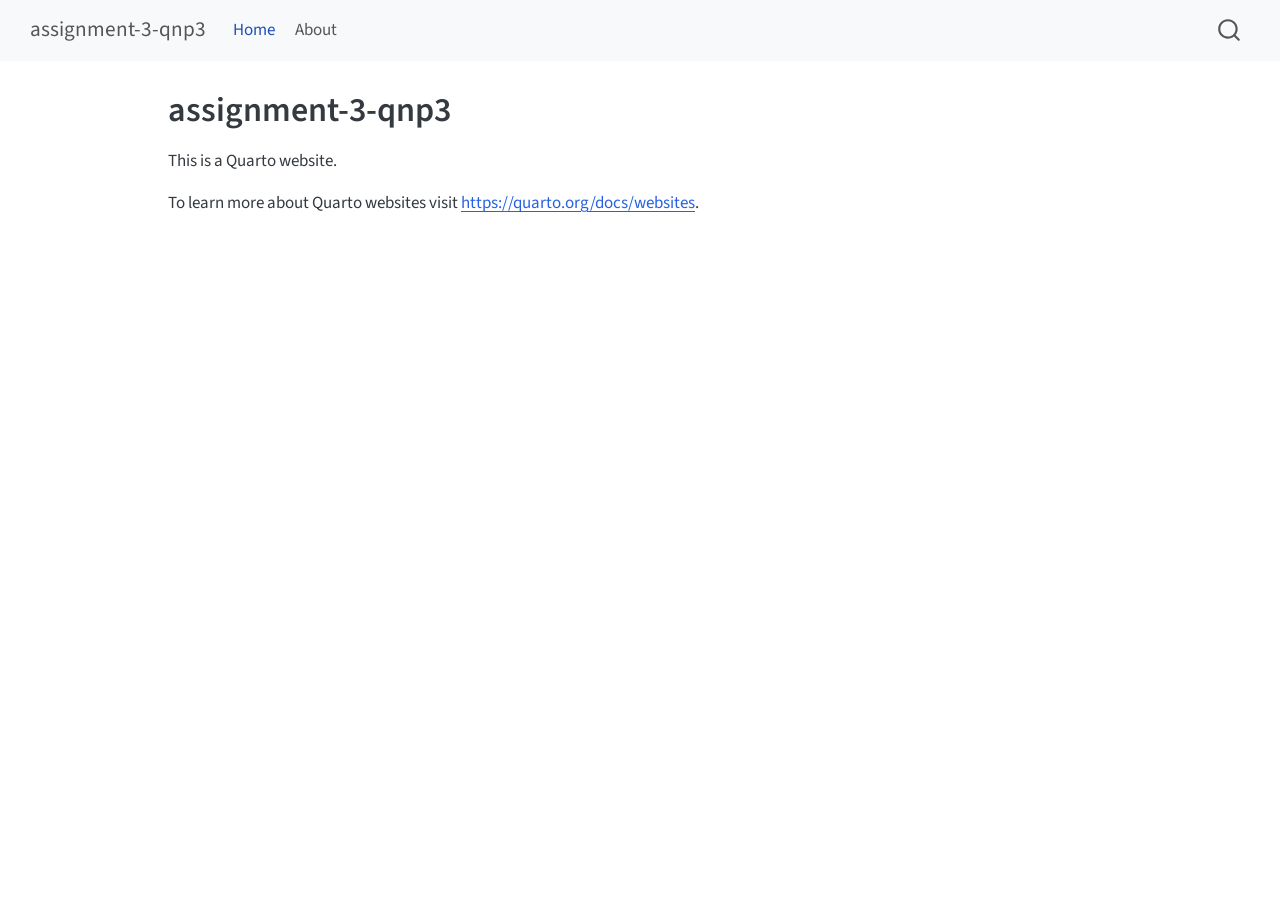
<file: _site/index.html>
<!DOCTYPE html>
<html xmlns="http://www.w3.org/1999/xhtml" lang="en" xml:lang="en"><head>

<meta charset="utf-8">
<meta name="generator" content="quarto-1.6.42">

<meta name="viewport" content="width=device-width, initial-scale=1.0, user-scalable=yes">


<title>assignment-3-qnp3</title>
<style>
code{white-space: pre-wrap;}
span.smallcaps{font-variant: small-caps;}
div.columns{display: flex; gap: min(4vw, 1.5em);}
div.column{flex: auto; overflow-x: auto;}
div.hanging-indent{margin-left: 1.5em; text-indent: -1.5em;}
ul.task-list{list-style: none;}
ul.task-list li input[type="checkbox"] {
  width: 0.8em;
  margin: 0 0.8em 0.2em -1em; /* quarto-specific, see https://github.com/quarto-dev/quarto-cli/issues/4556 */ 
  vertical-align: middle;
}
</style>


<script src="site_libs/quarto-nav/quarto-nav.js"></script>
<script src="site_libs/quarto-nav/headroom.min.js"></script>
<script src="site_libs/clipboard/clipboard.min.js"></script>
<script src="site_libs/quarto-search/autocomplete.umd.js"></script>
<script src="site_libs/quarto-search/fuse.min.js"></script>
<script src="site_libs/quarto-search/quarto-search.js"></script>
<meta name="quarto:offset" content="./">
<script src="site_libs/quarto-html/quarto.js"></script>
<script src="site_libs/quarto-html/popper.min.js"></script>
<script src="site_libs/quarto-html/tippy.umd.min.js"></script>
<script src="site_libs/quarto-html/anchor.min.js"></script>
<link href="site_libs/quarto-html/tippy.css" rel="stylesheet">
<link href="site_libs/quarto-html/quarto-syntax-highlighting-2f5df379a58b258e96c21c0638c20c03.css" rel="stylesheet" id="quarto-text-highlighting-styles">
<script src="site_libs/bootstrap/bootstrap.min.js"></script>
<link href="site_libs/bootstrap/bootstrap-icons.css" rel="stylesheet">
<link href="site_libs/bootstrap/bootstrap-6bd9cfa162949bde0a231f530c97869d.min.css" rel="stylesheet" append-hash="true" id="quarto-bootstrap" data-mode="light">
<script id="quarto-search-options" type="application/json">{
  "location": "navbar",
  "copy-button": false,
  "collapse-after": 3,
  "panel-placement": "end",
  "type": "overlay",
  "limit": 50,
  "keyboard-shortcut": [
    "f",
    "/",
    "s"
  ],
  "show-item-context": false,
  "language": {
    "search-no-results-text": "No results",
    "search-matching-documents-text": "matching documents",
    "search-copy-link-title": "Copy link to search",
    "search-hide-matches-text": "Hide additional matches",
    "search-more-match-text": "more match in this document",
    "search-more-matches-text": "more matches in this document",
    "search-clear-button-title": "Clear",
    "search-text-placeholder": "",
    "search-detached-cancel-button-title": "Cancel",
    "search-submit-button-title": "Submit",
    "search-label": "Search"
  }
}</script>


<link rel="stylesheet" href="styles.css">
</head>

<body class="nav-fixed">

<div id="quarto-search-results"></div>
  <header id="quarto-header" class="headroom fixed-top">
    <nav class="navbar navbar-expand-lg " data-bs-theme="dark">
      <div class="navbar-container container-fluid">
      <div class="navbar-brand-container mx-auto">
    <a class="navbar-brand" href="./index.html">
    <span class="navbar-title">assignment-3-qnp3</span>
    </a>
  </div>
            <div id="quarto-search" class="" title="Search"></div>
          <button class="navbar-toggler" type="button" data-bs-toggle="collapse" data-bs-target="#navbarCollapse" aria-controls="navbarCollapse" role="menu" aria-expanded="false" aria-label="Toggle navigation" onclick="if (window.quartoToggleHeadroom) { window.quartoToggleHeadroom(); }">
  <span class="navbar-toggler-icon"></span>
</button>
          <div class="collapse navbar-collapse" id="navbarCollapse">
            <ul class="navbar-nav navbar-nav-scroll me-auto">
  <li class="nav-item">
    <a class="nav-link active" href="./index.html" aria-current="page"> 
<span class="menu-text">Home</span></a>
  </li>  
  <li class="nav-item">
    <a class="nav-link" href="./about.html"> 
<span class="menu-text">About</span></a>
  </li>  
</ul>
          </div> <!-- /navcollapse -->
            <div class="quarto-navbar-tools">
</div>
      </div> <!-- /container-fluid -->
    </nav>
</header>
<!-- content -->
<div id="quarto-content" class="quarto-container page-columns page-rows-contents page-layout-article page-navbar">
<!-- sidebar -->
<!-- margin-sidebar -->
    <div id="quarto-margin-sidebar" class="sidebar margin-sidebar zindex-bottom">
        
    </div>
<!-- main -->
<main class="content" id="quarto-document-content">

<header id="title-block-header" class="quarto-title-block default">
<div class="quarto-title">
<h1 class="title">assignment-3-qnp3</h1>
</div>



<div class="quarto-title-meta">

    
  
    
  </div>
  


</header>


<p>This is a Quarto website.</p>
<p>To learn more about Quarto websites visit <a href="https://quarto.org/docs/websites" class="uri">https://quarto.org/docs/websites</a>.</p>



</main> <!-- /main -->
<script id="quarto-html-after-body" type="application/javascript">
window.document.addEventListener("DOMContentLoaded", function (event) {
  const toggleBodyColorMode = (bsSheetEl) => {
    const mode = bsSheetEl.getAttribute("data-mode");
    const bodyEl = window.document.querySelector("body");
    if (mode === "dark") {
      bodyEl.classList.add("quarto-dark");
      bodyEl.classList.remove("quarto-light");
    } else {
      bodyEl.classList.add("quarto-light");
      bodyEl.classList.remove("quarto-dark");
    }
  }
  const toggleBodyColorPrimary = () => {
    const bsSheetEl = window.document.querySelector("link#quarto-bootstrap");
    if (bsSheetEl) {
      toggleBodyColorMode(bsSheetEl);
    }
  }
  toggleBodyColorPrimary();  
  const icon = "";
  const anchorJS = new window.AnchorJS();
  anchorJS.options = {
    placement: 'right',
    icon: icon
  };
  anchorJS.add('.anchored');
  const isCodeAnnotation = (el) => {
    for (const clz of el.classList) {
      if (clz.startsWith('code-annotation-')) {                     
        return true;
      }
    }
    return false;
  }
  const onCopySuccess = function(e) {
    // button target
    const button = e.trigger;
    // don't keep focus
    button.blur();
    // flash "checked"
    button.classList.add('code-copy-button-checked');
    var currentTitle = button.getAttribute("title");
    button.setAttribute("title", "Copied!");
    let tooltip;
    if (window.bootstrap) {
      button.setAttribute("data-bs-toggle", "tooltip");
      button.setAttribute("data-bs-placement", "left");
      button.setAttribute("data-bs-title", "Copied!");
      tooltip = new bootstrap.Tooltip(button, 
        { trigger: "manual", 
          customClass: "code-copy-button-tooltip",
          offset: [0, -8]});
      tooltip.show();    
    }
    setTimeout(function() {
      if (tooltip) {
        tooltip.hide();
        button.removeAttribute("data-bs-title");
        button.removeAttribute("data-bs-toggle");
        button.removeAttribute("data-bs-placement");
      }
      button.setAttribute("title", currentTitle);
      button.classList.remove('code-copy-button-checked');
    }, 1000);
    // clear code selection
    e.clearSelection();
  }
  const getTextToCopy = function(trigger) {
      const codeEl = trigger.previousElementSibling.cloneNode(true);
      for (const childEl of codeEl.children) {
        if (isCodeAnnotation(childEl)) {
          childEl.remove();
        }
      }
      return codeEl.innerText;
  }
  const clipboard = new window.ClipboardJS('.code-copy-button:not([data-in-quarto-modal])', {
    text: getTextToCopy
  });
  clipboard.on('success', onCopySuccess);
  if (window.document.getElementById('quarto-embedded-source-code-modal')) {
    const clipboardModal = new window.ClipboardJS('.code-copy-button[data-in-quarto-modal]', {
      text: getTextToCopy,
      container: window.document.getElementById('quarto-embedded-source-code-modal')
    });
    clipboardModal.on('success', onCopySuccess);
  }
    var localhostRegex = new RegExp(/^(?:http|https):\/\/localhost\:?[0-9]*\//);
    var mailtoRegex = new RegExp(/^mailto:/);
      var filterRegex = new RegExp('/' + window.location.host + '/');
    var isInternal = (href) => {
        return filterRegex.test(href) || localhostRegex.test(href) || mailtoRegex.test(href);
    }
    // Inspect non-navigation links and adorn them if external
 	var links = window.document.querySelectorAll('a[href]:not(.nav-link):not(.navbar-brand):not(.toc-action):not(.sidebar-link):not(.sidebar-item-toggle):not(.pagination-link):not(.no-external):not([aria-hidden]):not(.dropdown-item):not(.quarto-navigation-tool):not(.about-link)');
    for (var i=0; i<links.length; i++) {
      const link = links[i];
      if (!isInternal(link.href)) {
        // undo the damage that might have been done by quarto-nav.js in the case of
        // links that we want to consider external
        if (link.dataset.originalHref !== undefined) {
          link.href = link.dataset.originalHref;
        }
      }
    }
  function tippyHover(el, contentFn, onTriggerFn, onUntriggerFn) {
    const config = {
      allowHTML: true,
      maxWidth: 500,
      delay: 100,
      arrow: false,
      appendTo: function(el) {
          return el.parentElement;
      },
      interactive: true,
      interactiveBorder: 10,
      theme: 'quarto',
      placement: 'bottom-start',
    };
    if (contentFn) {
      config.content = contentFn;
    }
    if (onTriggerFn) {
      config.onTrigger = onTriggerFn;
    }
    if (onUntriggerFn) {
      config.onUntrigger = onUntriggerFn;
    }
    window.tippy(el, config); 
  }
  const noterefs = window.document.querySelectorAll('a[role="doc-noteref"]');
  for (var i=0; i<noterefs.length; i++) {
    const ref = noterefs[i];
    tippyHover(ref, function() {
      // use id or data attribute instead here
      let href = ref.getAttribute('data-footnote-href') || ref.getAttribute('href');
      try { href = new URL(href).hash; } catch {}
      const id = href.replace(/^#\/?/, "");
      const note = window.document.getElementById(id);
      if (note) {
        return note.innerHTML;
      } else {
        return "";
      }
    });
  }
  const xrefs = window.document.querySelectorAll('a.quarto-xref');
  const processXRef = (id, note) => {
    // Strip column container classes
    const stripColumnClz = (el) => {
      el.classList.remove("page-full", "page-columns");
      if (el.children) {
        for (const child of el.children) {
          stripColumnClz(child);
        }
      }
    }
    stripColumnClz(note)
    if (id === null || id.startsWith('sec-')) {
      // Special case sections, only their first couple elements
      const container = document.createElement("div");
      if (note.children && note.children.length > 2) {
        container.appendChild(note.children[0].cloneNode(true));
        for (let i = 1; i < note.children.length; i++) {
          const child = note.children[i];
          if (child.tagName === "P" && child.innerText === "") {
            continue;
          } else {
            container.appendChild(child.cloneNode(true));
            break;
          }
        }
        if (window.Quarto?.typesetMath) {
          window.Quarto.typesetMath(container);
        }
        return container.innerHTML
      } else {
        if (window.Quarto?.typesetMath) {
          window.Quarto.typesetMath(note);
        }
        return note.innerHTML;
      }
    } else {
      // Remove any anchor links if they are present
      const anchorLink = note.querySelector('a.anchorjs-link');
      if (anchorLink) {
        anchorLink.remove();
      }
      if (window.Quarto?.typesetMath) {
        window.Quarto.typesetMath(note);
      }
      if (note.classList.contains("callout")) {
        return note.outerHTML;
      } else {
        return note.innerHTML;
      }
    }
  }
  for (var i=0; i<xrefs.length; i++) {
    const xref = xrefs[i];
    tippyHover(xref, undefined, function(instance) {
      instance.disable();
      let url = xref.getAttribute('href');
      let hash = undefined; 
      if (url.startsWith('#')) {
        hash = url;
      } else {
        try { hash = new URL(url).hash; } catch {}
      }
      if (hash) {
        const id = hash.replace(/^#\/?/, "");
        const note = window.document.getElementById(id);
        if (note !== null) {
          try {
            const html = processXRef(id, note.cloneNode(true));
            instance.setContent(html);
          } finally {
            instance.enable();
            instance.show();
          }
        } else {
          // See if we can fetch this
          fetch(url.split('#')[0])
          .then(res => res.text())
          .then(html => {
            const parser = new DOMParser();
            const htmlDoc = parser.parseFromString(html, "text/html");
            const note = htmlDoc.getElementById(id);
            if (note !== null) {
              const html = processXRef(id, note);
              instance.setContent(html);
            } 
          }).finally(() => {
            instance.enable();
            instance.show();
          });
        }
      } else {
        // See if we can fetch a full url (with no hash to target)
        // This is a special case and we should probably do some content thinning / targeting
        fetch(url)
        .then(res => res.text())
        .then(html => {
          const parser = new DOMParser();
          const htmlDoc = parser.parseFromString(html, "text/html");
          const note = htmlDoc.querySelector('main.content');
          if (note !== null) {
            // This should only happen for chapter cross references
            // (since there is no id in the URL)
            // remove the first header
            if (note.children.length > 0 && note.children[0].tagName === "HEADER") {
              note.children[0].remove();
            }
            const html = processXRef(null, note);
            instance.setContent(html);
          } 
        }).finally(() => {
          instance.enable();
          instance.show();
        });
      }
    }, function(instance) {
    });
  }
      let selectedAnnoteEl;
      const selectorForAnnotation = ( cell, annotation) => {
        let cellAttr = 'data-code-cell="' + cell + '"';
        let lineAttr = 'data-code-annotation="' +  annotation + '"';
        const selector = 'span[' + cellAttr + '][' + lineAttr + ']';
        return selector;
      }
      const selectCodeLines = (annoteEl) => {
        const doc = window.document;
        const targetCell = annoteEl.getAttribute("data-target-cell");
        const targetAnnotation = annoteEl.getAttribute("data-target-annotation");
        const annoteSpan = window.document.querySelector(selectorForAnnotation(targetCell, targetAnnotation));
        const lines = annoteSpan.getAttribute("data-code-lines").split(",");
        const lineIds = lines.map((line) => {
          return targetCell + "-" + line;
        })
        let top = null;
        let height = null;
        let parent = null;
        if (lineIds.length > 0) {
            //compute the position of the single el (top and bottom and make a div)
            const el = window.document.getElementById(lineIds[0]);
            top = el.offsetTop;
            height = el.offsetHeight;
            parent = el.parentElement.parentElement;
          if (lineIds.length > 1) {
            const lastEl = window.document.getElementById(lineIds[lineIds.length - 1]);
            const bottom = lastEl.offsetTop + lastEl.offsetHeight;
            height = bottom - top;
          }
          if (top !== null && height !== null && parent !== null) {
            // cook up a div (if necessary) and position it 
            let div = window.document.getElementById("code-annotation-line-highlight");
            if (div === null) {
              div = window.document.createElement("div");
              div.setAttribute("id", "code-annotation-line-highlight");
              div.style.position = 'absolute';
              parent.appendChild(div);
            }
            div.style.top = top - 2 + "px";
            div.style.height = height + 4 + "px";
            div.style.left = 0;
            let gutterDiv = window.document.getElementById("code-annotation-line-highlight-gutter");
            if (gutterDiv === null) {
              gutterDiv = window.document.createElement("div");
              gutterDiv.setAttribute("id", "code-annotation-line-highlight-gutter");
              gutterDiv.style.position = 'absolute';
              const codeCell = window.document.getElementById(targetCell);
              const gutter = codeCell.querySelector('.code-annotation-gutter');
              gutter.appendChild(gutterDiv);
            }
            gutterDiv.style.top = top - 2 + "px";
            gutterDiv.style.height = height + 4 + "px";
          }
          selectedAnnoteEl = annoteEl;
        }
      };
      const unselectCodeLines = () => {
        const elementsIds = ["code-annotation-line-highlight", "code-annotation-line-highlight-gutter"];
        elementsIds.forEach((elId) => {
          const div = window.document.getElementById(elId);
          if (div) {
            div.remove();
          }
        });
        selectedAnnoteEl = undefined;
      };
        // Handle positioning of the toggle
    window.addEventListener(
      "resize",
      throttle(() => {
        elRect = undefined;
        if (selectedAnnoteEl) {
          selectCodeLines(selectedAnnoteEl);
        }
      }, 10)
    );
    function throttle(fn, ms) {
    let throttle = false;
    let timer;
      return (...args) => {
        if(!throttle) { // first call gets through
            fn.apply(this, args);
            throttle = true;
        } else { // all the others get throttled
            if(timer) clearTimeout(timer); // cancel #2
            timer = setTimeout(() => {
              fn.apply(this, args);
              timer = throttle = false;
            }, ms);
        }
      };
    }
      // Attach click handler to the DT
      const annoteDls = window.document.querySelectorAll('dt[data-target-cell]');
      for (const annoteDlNode of annoteDls) {
        annoteDlNode.addEventListener('click', (event) => {
          const clickedEl = event.target;
          if (clickedEl !== selectedAnnoteEl) {
            unselectCodeLines();
            const activeEl = window.document.querySelector('dt[data-target-cell].code-annotation-active');
            if (activeEl) {
              activeEl.classList.remove('code-annotation-active');
            }
            selectCodeLines(clickedEl);
            clickedEl.classList.add('code-annotation-active');
          } else {
            // Unselect the line
            unselectCodeLines();
            clickedEl.classList.remove('code-annotation-active');
          }
        });
      }
  const findCites = (el) => {
    const parentEl = el.parentElement;
    if (parentEl) {
      const cites = parentEl.dataset.cites;
      if (cites) {
        return {
          el,
          cites: cites.split(' ')
        };
      } else {
        return findCites(el.parentElement)
      }
    } else {
      return undefined;
    }
  };
  var bibliorefs = window.document.querySelectorAll('a[role="doc-biblioref"]');
  for (var i=0; i<bibliorefs.length; i++) {
    const ref = bibliorefs[i];
    const citeInfo = findCites(ref);
    if (citeInfo) {
      tippyHover(citeInfo.el, function() {
        var popup = window.document.createElement('div');
        citeInfo.cites.forEach(function(cite) {
          var citeDiv = window.document.createElement('div');
          citeDiv.classList.add('hanging-indent');
          citeDiv.classList.add('csl-entry');
          var biblioDiv = window.document.getElementById('ref-' + cite);
          if (biblioDiv) {
            citeDiv.innerHTML = biblioDiv.innerHTML;
          }
          popup.appendChild(citeDiv);
        });
        return popup.innerHTML;
      });
    }
  }
});
</script>
</div> <!-- /content -->




</body></html>
</file>
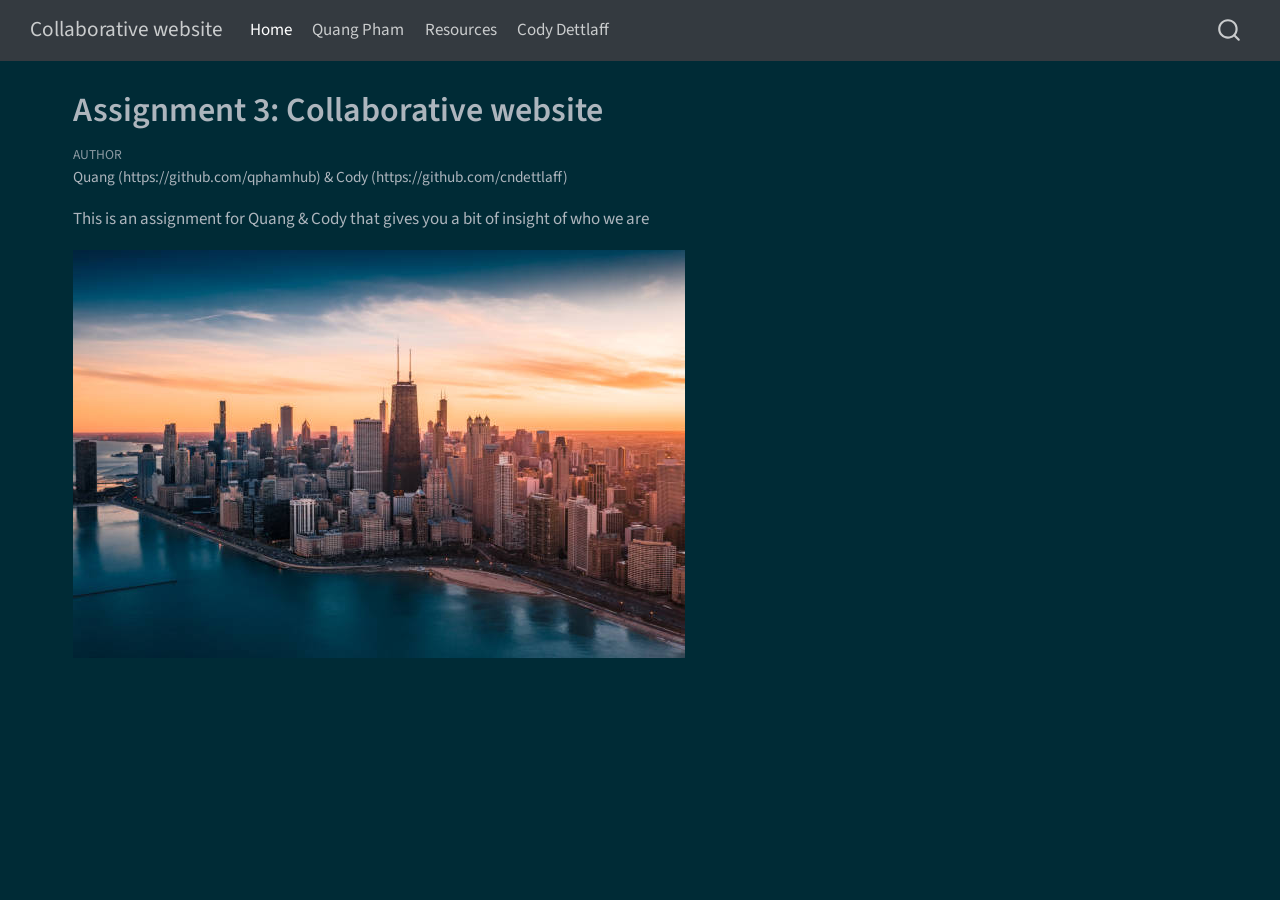
<file: docs/index.html>
<!DOCTYPE html>
<html xmlns="http://www.w3.org/1999/xhtml" lang="en" xml:lang="en"><head>

<meta charset="utf-8">
<meta name="generator" content="quarto-1.7.32">

<meta name="viewport" content="width=device-width, initial-scale=1.0, user-scalable=yes">

<meta name="author" content="Quang (https://github.com/qphamhub) &amp; Cody (https://github.com/cndettlaff)">

<title>Assignment 3: Collaborative website – Collaborative website</title>
<style>
code{white-space: pre-wrap;}
span.smallcaps{font-variant: small-caps;}
div.columns{display: flex; gap: min(4vw, 1.5em);}
div.column{flex: auto; overflow-x: auto;}
div.hanging-indent{margin-left: 1.5em; text-indent: -1.5em;}
ul.task-list{list-style: none;}
ul.task-list li input[type="checkbox"] {
  width: 0.8em;
  margin: 0 0.8em 0.2em -1em; /* quarto-specific, see https://github.com/quarto-dev/quarto-cli/issues/4556 */ 
  vertical-align: middle;
}
</style>


<script src="site_libs/quarto-nav/quarto-nav.js"></script>
<script src="site_libs/quarto-nav/headroom.min.js"></script>
<script src="site_libs/clipboard/clipboard.min.js"></script>
<script src="site_libs/quarto-search/autocomplete.umd.js"></script>
<script src="site_libs/quarto-search/fuse.min.js"></script>
<script src="site_libs/quarto-search/quarto-search.js"></script>
<meta name="quarto:offset" content="./">
<script src="site_libs/quarto-html/quarto.js" type="module"></script>
<script src="site_libs/quarto-html/tabsets/tabsets.js" type="module"></script>
<script src="site_libs/quarto-html/popper.min.js"></script>
<script src="site_libs/quarto-html/tippy.umd.min.js"></script>
<script src="site_libs/quarto-html/anchor.min.js"></script>
<link href="site_libs/quarto-html/tippy.css" rel="stylesheet">
<link href="site_libs/quarto-html/quarto-syntax-highlighting-dark-2fef5ea3f8957b3e4ecc936fc74692ca.css" rel="stylesheet" id="quarto-text-highlighting-styles">
<script src="site_libs/bootstrap/bootstrap.min.js"></script>
<link href="site_libs/bootstrap/bootstrap-icons.css" rel="stylesheet">
<link href="site_libs/bootstrap/bootstrap-1ddaa63cc98d7b260f5cf9c9021de554.min.css" rel="stylesheet" append-hash="true" id="quarto-bootstrap" data-mode="dark">
<script id="quarto-search-options" type="application/json">{
  "location": "navbar",
  "copy-button": false,
  "collapse-after": 3,
  "panel-placement": "end",
  "type": "overlay",
  "limit": 50,
  "keyboard-shortcut": [
    "f",
    "/",
    "s"
  ],
  "show-item-context": false,
  "language": {
    "search-no-results-text": "No results",
    "search-matching-documents-text": "matching documents",
    "search-copy-link-title": "Copy link to search",
    "search-hide-matches-text": "Hide additional matches",
    "search-more-match-text": "more match in this document",
    "search-more-matches-text": "more matches in this document",
    "search-clear-button-title": "Clear",
    "search-text-placeholder": "",
    "search-detached-cancel-button-title": "Cancel",
    "search-submit-button-title": "Submit",
    "search-label": "Search"
  }
}</script>


<link rel="stylesheet" href="styles.css">
</head>

<body class="nav-fixed quarto-light">

<div id="quarto-search-results"></div>
  <header id="quarto-header" class="headroom fixed-top">
    <nav class="navbar navbar-expand-lg " data-bs-theme="dark">
      <div class="navbar-container container-fluid">
      <div class="navbar-brand-container mx-auto">
    <a class="navbar-brand" href="./index.html">
    <span class="navbar-title">Collaborative website</span>
    </a>
  </div>
            <div id="quarto-search" class="" title="Search"></div>
          <button class="navbar-toggler" type="button" data-bs-toggle="collapse" data-bs-target="#navbarCollapse" aria-controls="navbarCollapse" role="menu" aria-expanded="false" aria-label="Toggle navigation" onclick="if (window.quartoToggleHeadroom) { window.quartoToggleHeadroom(); }">
  <span class="navbar-toggler-icon"></span>
</button>
          <div class="collapse navbar-collapse" id="navbarCollapse">
            <ul class="navbar-nav navbar-nav-scroll me-auto">
  <li class="nav-item">
    <a class="nav-link active" href="./index.html" aria-current="page"> 
<span class="menu-text">Home</span></a>
  </li>  
  <li class="nav-item">
    <a class="nav-link" href="./about.html"> 
<span class="menu-text">Quang Pham</span></a>
  </li>  
  <li class="nav-item">
    <a class="nav-link" href="./resources.html"> 
<span class="menu-text">Resources</span></a>
  </li>  
  <li class="nav-item">
    <a class="nav-link" href="./Cody.html"> 
<span class="menu-text">Cody Dettlaff</span></a>
  </li>  
</ul>
          </div> <!-- /navcollapse -->
            <div class="quarto-navbar-tools">
</div>
      </div> <!-- /container-fluid -->
    </nav>
</header>
<!-- content -->
<div id="quarto-content" class="quarto-container page-columns page-rows-contents page-layout-full page-navbar">
<!-- sidebar -->
<!-- margin-sidebar -->
    <div id="quarto-margin-sidebar" class="sidebar margin-sidebar zindex-bottom">
        
    </div>
<!-- main -->
<main class="content column-page" id="quarto-document-content">

<header id="title-block-header" class="quarto-title-block default">
<div class="quarto-title">
<h1 class="title">Assignment 3: Collaborative website</h1>
</div>



<div class="quarto-title-meta column-page">

    <div>
    <div class="quarto-title-meta-heading">Author</div>
    <div class="quarto-title-meta-contents">
             <p>Quang (https://github.com/qphamhub) &amp; Cody (https://github.com/cndettlaff) </p>
          </div>
  </div>
    
  
    
  </div>
  


</header>


<p>This is an assignment for Quang &amp; Cody that gives you a bit of insight of who we are</p>
<p><img src="images/istockphoto-1204331594-612x612.jpg" class="img-fluid"></p>



</main> <!-- /main -->
<script id="quarto-html-after-body" type="application/javascript">
  window.document.addEventListener("DOMContentLoaded", function (event) {
    const icon = "";
    const anchorJS = new window.AnchorJS();
    anchorJS.options = {
      placement: 'right',
      icon: icon
    };
    anchorJS.add('.anchored');
    const isCodeAnnotation = (el) => {
      for (const clz of el.classList) {
        if (clz.startsWith('code-annotation-')) {                     
          return true;
        }
      }
      return false;
    }
    const onCopySuccess = function(e) {
      // button target
      const button = e.trigger;
      // don't keep focus
      button.blur();
      // flash "checked"
      button.classList.add('code-copy-button-checked');
      var currentTitle = button.getAttribute("title");
      button.setAttribute("title", "Copied!");
      let tooltip;
      if (window.bootstrap) {
        button.setAttribute("data-bs-toggle", "tooltip");
        button.setAttribute("data-bs-placement", "left");
        button.setAttribute("data-bs-title", "Copied!");
        tooltip = new bootstrap.Tooltip(button, 
          { trigger: "manual", 
            customClass: "code-copy-button-tooltip",
            offset: [0, -8]});
        tooltip.show();    
      }
      setTimeout(function() {
        if (tooltip) {
          tooltip.hide();
          button.removeAttribute("data-bs-title");
          button.removeAttribute("data-bs-toggle");
          button.removeAttribute("data-bs-placement");
        }
        button.setAttribute("title", currentTitle);
        button.classList.remove('code-copy-button-checked');
      }, 1000);
      // clear code selection
      e.clearSelection();
    }
    const getTextToCopy = function(trigger) {
        const codeEl = trigger.previousElementSibling.cloneNode(true);
        for (const childEl of codeEl.children) {
          if (isCodeAnnotation(childEl)) {
            childEl.remove();
          }
        }
        return codeEl.innerText;
    }
    const clipboard = new window.ClipboardJS('.code-copy-button:not([data-in-quarto-modal])', {
      text: getTextToCopy
    });
    clipboard.on('success', onCopySuccess);
    if (window.document.getElementById('quarto-embedded-source-code-modal')) {
      const clipboardModal = new window.ClipboardJS('.code-copy-button[data-in-quarto-modal]', {
        text: getTextToCopy,
        container: window.document.getElementById('quarto-embedded-source-code-modal')
      });
      clipboardModal.on('success', onCopySuccess);
    }
      var localhostRegex = new RegExp(/^(?:http|https):\/\/localhost\:?[0-9]*\//);
      var mailtoRegex = new RegExp(/^mailto:/);
        var filterRegex = new RegExp('/' + window.location.host + '/');
      var isInternal = (href) => {
          return filterRegex.test(href) || localhostRegex.test(href) || mailtoRegex.test(href);
      }
      // Inspect non-navigation links and adorn them if external
     var links = window.document.querySelectorAll('a[href]:not(.nav-link):not(.navbar-brand):not(.toc-action):not(.sidebar-link):not(.sidebar-item-toggle):not(.pagination-link):not(.no-external):not([aria-hidden]):not(.dropdown-item):not(.quarto-navigation-tool):not(.about-link)');
      for (var i=0; i<links.length; i++) {
        const link = links[i];
        if (!isInternal(link.href)) {
          // undo the damage that might have been done by quarto-nav.js in the case of
          // links that we want to consider external
          if (link.dataset.originalHref !== undefined) {
            link.href = link.dataset.originalHref;
          }
        }
      }
    function tippyHover(el, contentFn, onTriggerFn, onUntriggerFn) {
      const config = {
        allowHTML: true,
        maxWidth: 500,
        delay: 100,
        arrow: false,
        appendTo: function(el) {
            return el.parentElement;
        },
        interactive: true,
        interactiveBorder: 10,
        theme: 'quarto',
        placement: 'bottom-start',
      };
      if (contentFn) {
        config.content = contentFn;
      }
      if (onTriggerFn) {
        config.onTrigger = onTriggerFn;
      }
      if (onUntriggerFn) {
        config.onUntrigger = onUntriggerFn;
      }
      window.tippy(el, config); 
    }
    const noterefs = window.document.querySelectorAll('a[role="doc-noteref"]');
    for (var i=0; i<noterefs.length; i++) {
      const ref = noterefs[i];
      tippyHover(ref, function() {
        // use id or data attribute instead here
        let href = ref.getAttribute('data-footnote-href') || ref.getAttribute('href');
        try { href = new URL(href).hash; } catch {}
        const id = href.replace(/^#\/?/, "");
        const note = window.document.getElementById(id);
        if (note) {
          return note.innerHTML;
        } else {
          return "";
        }
      });
    }
    const xrefs = window.document.querySelectorAll('a.quarto-xref');
    const processXRef = (id, note) => {
      // Strip column container classes
      const stripColumnClz = (el) => {
        el.classList.remove("page-full", "page-columns");
        if (el.children) {
          for (const child of el.children) {
            stripColumnClz(child);
          }
        }
      }
      stripColumnClz(note)
      if (id === null || id.startsWith('sec-')) {
        // Special case sections, only their first couple elements
        const container = document.createElement("div");
        if (note.children && note.children.length > 2) {
          container.appendChild(note.children[0].cloneNode(true));
          for (let i = 1; i < note.children.length; i++) {
            const child = note.children[i];
            if (child.tagName === "P" && child.innerText === "") {
              continue;
            } else {
              container.appendChild(child.cloneNode(true));
              break;
            }
          }
          if (window.Quarto?.typesetMath) {
            window.Quarto.typesetMath(container);
          }
          return container.innerHTML
        } else {
          if (window.Quarto?.typesetMath) {
            window.Quarto.typesetMath(note);
          }
          return note.innerHTML;
        }
      } else {
        // Remove any anchor links if they are present
        const anchorLink = note.querySelector('a.anchorjs-link');
        if (anchorLink) {
          anchorLink.remove();
        }
        if (window.Quarto?.typesetMath) {
          window.Quarto.typesetMath(note);
        }
        if (note.classList.contains("callout")) {
          return note.outerHTML;
        } else {
          return note.innerHTML;
        }
      }
    }
    for (var i=0; i<xrefs.length; i++) {
      const xref = xrefs[i];
      tippyHover(xref, undefined, function(instance) {
        instance.disable();
        let url = xref.getAttribute('href');
        let hash = undefined; 
        if (url.startsWith('#')) {
          hash = url;
        } else {
          try { hash = new URL(url).hash; } catch {}
        }
        if (hash) {
          const id = hash.replace(/^#\/?/, "");
          const note = window.document.getElementById(id);
          if (note !== null) {
            try {
              const html = processXRef(id, note.cloneNode(true));
              instance.setContent(html);
            } finally {
              instance.enable();
              instance.show();
            }
          } else {
            // See if we can fetch this
            fetch(url.split('#')[0])
            .then(res => res.text())
            .then(html => {
              const parser = new DOMParser();
              const htmlDoc = parser.parseFromString(html, "text/html");
              const note = htmlDoc.getElementById(id);
              if (note !== null) {
                const html = processXRef(id, note);
                instance.setContent(html);
              } 
            }).finally(() => {
              instance.enable();
              instance.show();
            });
          }
        } else {
          // See if we can fetch a full url (with no hash to target)
          // This is a special case and we should probably do some content thinning / targeting
          fetch(url)
          .then(res => res.text())
          .then(html => {
            const parser = new DOMParser();
            const htmlDoc = parser.parseFromString(html, "text/html");
            const note = htmlDoc.querySelector('main.content');
            if (note !== null) {
              // This should only happen for chapter cross references
              // (since there is no id in the URL)
              // remove the first header
              if (note.children.length > 0 && note.children[0].tagName === "HEADER") {
                note.children[0].remove();
              }
              const html = processXRef(null, note);
              instance.setContent(html);
            } 
          }).finally(() => {
            instance.enable();
            instance.show();
          });
        }
      }, function(instance) {
      });
    }
        let selectedAnnoteEl;
        const selectorForAnnotation = ( cell, annotation) => {
          let cellAttr = 'data-code-cell="' + cell + '"';
          let lineAttr = 'data-code-annotation="' +  annotation + '"';
          const selector = 'span[' + cellAttr + '][' + lineAttr + ']';
          return selector;
        }
        const selectCodeLines = (annoteEl) => {
          const doc = window.document;
          const targetCell = annoteEl.getAttribute("data-target-cell");
          const targetAnnotation = annoteEl.getAttribute("data-target-annotation");
          const annoteSpan = window.document.querySelector(selectorForAnnotation(targetCell, targetAnnotation));
          const lines = annoteSpan.getAttribute("data-code-lines").split(",");
          const lineIds = lines.map((line) => {
            return targetCell + "-" + line;
          })
          let top = null;
          let height = null;
          let parent = null;
          if (lineIds.length > 0) {
              //compute the position of the single el (top and bottom and make a div)
              const el = window.document.getElementById(lineIds[0]);
              top = el.offsetTop;
              height = el.offsetHeight;
              parent = el.parentElement.parentElement;
            if (lineIds.length > 1) {
              const lastEl = window.document.getElementById(lineIds[lineIds.length - 1]);
              const bottom = lastEl.offsetTop + lastEl.offsetHeight;
              height = bottom - top;
            }
            if (top !== null && height !== null && parent !== null) {
              // cook up a div (if necessary) and position it 
              let div = window.document.getElementById("code-annotation-line-highlight");
              if (div === null) {
                div = window.document.createElement("div");
                div.setAttribute("id", "code-annotation-line-highlight");
                div.style.position = 'absolute';
                parent.appendChild(div);
              }
              div.style.top = top - 2 + "px";
              div.style.height = height + 4 + "px";
              div.style.left = 0;
              let gutterDiv = window.document.getElementById("code-annotation-line-highlight-gutter");
              if (gutterDiv === null) {
                gutterDiv = window.document.createElement("div");
                gutterDiv.setAttribute("id", "code-annotation-line-highlight-gutter");
                gutterDiv.style.position = 'absolute';
                const codeCell = window.document.getElementById(targetCell);
                const gutter = codeCell.querySelector('.code-annotation-gutter');
                gutter.appendChild(gutterDiv);
              }
              gutterDiv.style.top = top - 2 + "px";
              gutterDiv.style.height = height + 4 + "px";
            }
            selectedAnnoteEl = annoteEl;
          }
        };
        const unselectCodeLines = () => {
          const elementsIds = ["code-annotation-line-highlight", "code-annotation-line-highlight-gutter"];
          elementsIds.forEach((elId) => {
            const div = window.document.getElementById(elId);
            if (div) {
              div.remove();
            }
          });
          selectedAnnoteEl = undefined;
        };
          // Handle positioning of the toggle
      window.addEventListener(
        "resize",
        throttle(() => {
          elRect = undefined;
          if (selectedAnnoteEl) {
            selectCodeLines(selectedAnnoteEl);
          }
        }, 10)
      );
      function throttle(fn, ms) {
      let throttle = false;
      let timer;
        return (...args) => {
          if(!throttle) { // first call gets through
              fn.apply(this, args);
              throttle = true;
          } else { // all the others get throttled
              if(timer) clearTimeout(timer); // cancel #2
              timer = setTimeout(() => {
                fn.apply(this, args);
                timer = throttle = false;
              }, ms);
          }
        };
      }
        // Attach click handler to the DT
        const annoteDls = window.document.querySelectorAll('dt[data-target-cell]');
        for (const annoteDlNode of annoteDls) {
          annoteDlNode.addEventListener('click', (event) => {
            const clickedEl = event.target;
            if (clickedEl !== selectedAnnoteEl) {
              unselectCodeLines();
              const activeEl = window.document.querySelector('dt[data-target-cell].code-annotation-active');
              if (activeEl) {
                activeEl.classList.remove('code-annotation-active');
              }
              selectCodeLines(clickedEl);
              clickedEl.classList.add('code-annotation-active');
            } else {
              // Unselect the line
              unselectCodeLines();
              clickedEl.classList.remove('code-annotation-active');
            }
          });
        }
    const findCites = (el) => {
      const parentEl = el.parentElement;
      if (parentEl) {
        const cites = parentEl.dataset.cites;
        if (cites) {
          return {
            el,
            cites: cites.split(' ')
          };
        } else {
          return findCites(el.parentElement)
        }
      } else {
        return undefined;
      }
    };
    var bibliorefs = window.document.querySelectorAll('a[role="doc-biblioref"]');
    for (var i=0; i<bibliorefs.length; i++) {
      const ref = bibliorefs[i];
      const citeInfo = findCites(ref);
      if (citeInfo) {
        tippyHover(citeInfo.el, function() {
          var popup = window.document.createElement('div');
          citeInfo.cites.forEach(function(cite) {
            var citeDiv = window.document.createElement('div');
            citeDiv.classList.add('hanging-indent');
            citeDiv.classList.add('csl-entry');
            var biblioDiv = window.document.getElementById('ref-' + cite);
            if (biblioDiv) {
              citeDiv.innerHTML = biblioDiv.innerHTML;
            }
            popup.appendChild(citeDiv);
          });
          return popup.innerHTML;
        });
      }
    }
  });
  </script>
</div> <!-- /content -->




</body></html>
</file>
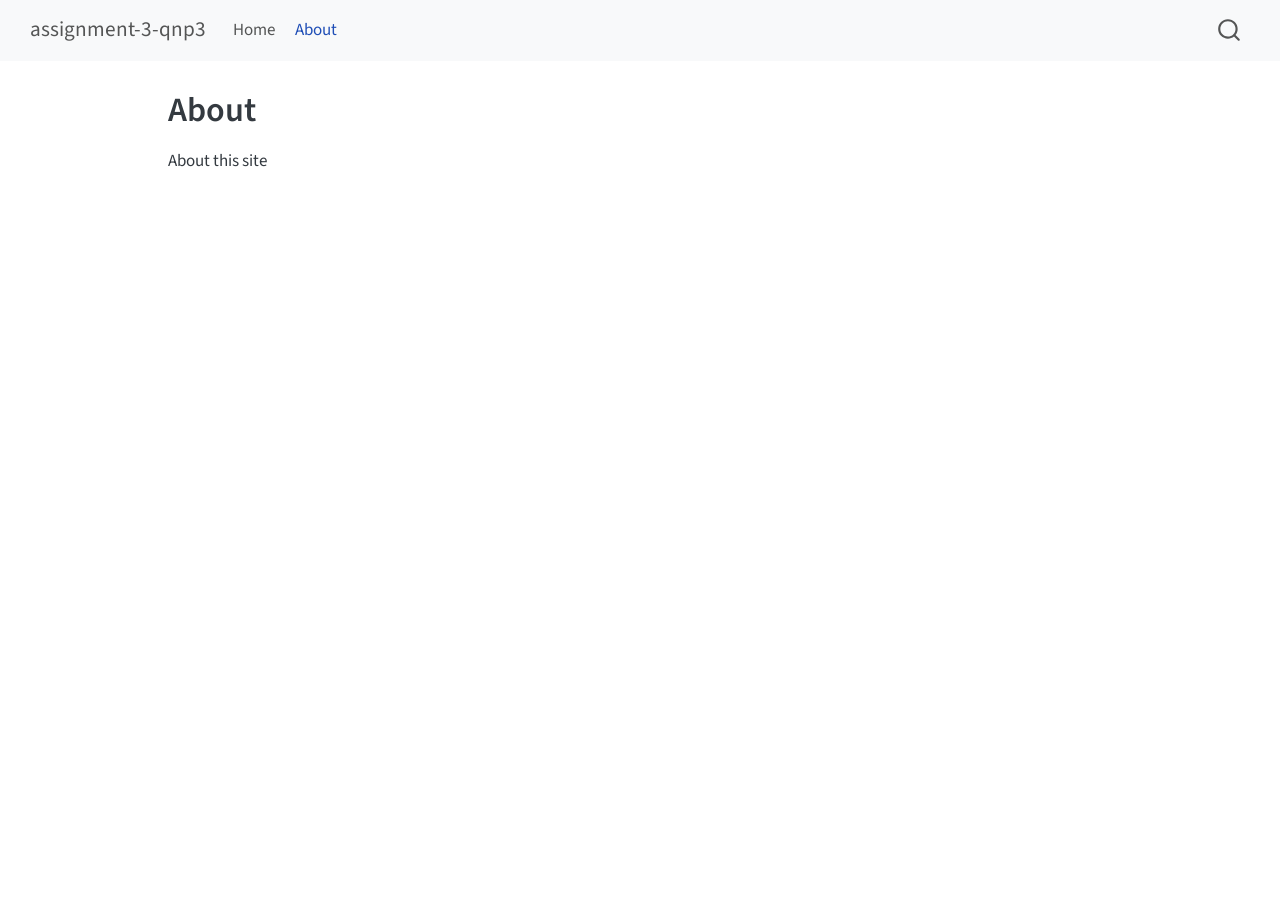
<file: _site/about.html>
<!DOCTYPE html>
<html xmlns="http://www.w3.org/1999/xhtml" lang="en" xml:lang="en"><head>

<meta charset="utf-8">
<meta name="generator" content="quarto-1.6.42">

<meta name="viewport" content="width=device-width, initial-scale=1.0, user-scalable=yes">


<title>About – assignment-3-qnp3</title>
<style>
code{white-space: pre-wrap;}
span.smallcaps{font-variant: small-caps;}
div.columns{display: flex; gap: min(4vw, 1.5em);}
div.column{flex: auto; overflow-x: auto;}
div.hanging-indent{margin-left: 1.5em; text-indent: -1.5em;}
ul.task-list{list-style: none;}
ul.task-list li input[type="checkbox"] {
  width: 0.8em;
  margin: 0 0.8em 0.2em -1em; /* quarto-specific, see https://github.com/quarto-dev/quarto-cli/issues/4556 */ 
  vertical-align: middle;
}
</style>


<script src="site_libs/quarto-nav/quarto-nav.js"></script>
<script src="site_libs/quarto-nav/headroom.min.js"></script>
<script src="site_libs/clipboard/clipboard.min.js"></script>
<script src="site_libs/quarto-search/autocomplete.umd.js"></script>
<script src="site_libs/quarto-search/fuse.min.js"></script>
<script src="site_libs/quarto-search/quarto-search.js"></script>
<meta name="quarto:offset" content="./">
<script src="site_libs/quarto-html/quarto.js"></script>
<script src="site_libs/quarto-html/popper.min.js"></script>
<script src="site_libs/quarto-html/tippy.umd.min.js"></script>
<script src="site_libs/quarto-html/anchor.min.js"></script>
<link href="site_libs/quarto-html/tippy.css" rel="stylesheet">
<link href="site_libs/quarto-html/quarto-syntax-highlighting-2f5df379a58b258e96c21c0638c20c03.css" rel="stylesheet" id="quarto-text-highlighting-styles">
<script src="site_libs/bootstrap/bootstrap.min.js"></script>
<link href="site_libs/bootstrap/bootstrap-icons.css" rel="stylesheet">
<link href="site_libs/bootstrap/bootstrap-6bd9cfa162949bde0a231f530c97869d.min.css" rel="stylesheet" append-hash="true" id="quarto-bootstrap" data-mode="light">
<script id="quarto-search-options" type="application/json">{
  "location": "navbar",
  "copy-button": false,
  "collapse-after": 3,
  "panel-placement": "end",
  "type": "overlay",
  "limit": 50,
  "keyboard-shortcut": [
    "f",
    "/",
    "s"
  ],
  "show-item-context": false,
  "language": {
    "search-no-results-text": "No results",
    "search-matching-documents-text": "matching documents",
    "search-copy-link-title": "Copy link to search",
    "search-hide-matches-text": "Hide additional matches",
    "search-more-match-text": "more match in this document",
    "search-more-matches-text": "more matches in this document",
    "search-clear-button-title": "Clear",
    "search-text-placeholder": "",
    "search-detached-cancel-button-title": "Cancel",
    "search-submit-button-title": "Submit",
    "search-label": "Search"
  }
}</script>


<link rel="stylesheet" href="styles.css">
</head>

<body class="nav-fixed">

<div id="quarto-search-results"></div>
  <header id="quarto-header" class="headroom fixed-top">
    <nav class="navbar navbar-expand-lg " data-bs-theme="dark">
      <div class="navbar-container container-fluid">
      <div class="navbar-brand-container mx-auto">
    <a class="navbar-brand" href="./index.html">
    <span class="navbar-title">assignment-3-qnp3</span>
    </a>
  </div>
            <div id="quarto-search" class="" title="Search"></div>
          <button class="navbar-toggler" type="button" data-bs-toggle="collapse" data-bs-target="#navbarCollapse" aria-controls="navbarCollapse" role="menu" aria-expanded="false" aria-label="Toggle navigation" onclick="if (window.quartoToggleHeadroom) { window.quartoToggleHeadroom(); }">
  <span class="navbar-toggler-icon"></span>
</button>
          <div class="collapse navbar-collapse" id="navbarCollapse">
            <ul class="navbar-nav navbar-nav-scroll me-auto">
  <li class="nav-item">
    <a class="nav-link" href="./index.html"> 
<span class="menu-text">Home</span></a>
  </li>  
  <li class="nav-item">
    <a class="nav-link active" href="./about.html" aria-current="page"> 
<span class="menu-text">About</span></a>
  </li>  
</ul>
          </div> <!-- /navcollapse -->
            <div class="quarto-navbar-tools">
</div>
      </div> <!-- /container-fluid -->
    </nav>
</header>
<!-- content -->
<div id="quarto-content" class="quarto-container page-columns page-rows-contents page-layout-article page-navbar">
<!-- sidebar -->
<!-- margin-sidebar -->
    <div id="quarto-margin-sidebar" class="sidebar margin-sidebar zindex-bottom">
        
    </div>
<!-- main -->
<main class="content" id="quarto-document-content">

<header id="title-block-header" class="quarto-title-block default">
<div class="quarto-title">
<h1 class="title">About</h1>
</div>



<div class="quarto-title-meta">

    
  
    
  </div>
  


</header>


<p>About this site</p>



</main> <!-- /main -->
<script id="quarto-html-after-body" type="application/javascript">
window.document.addEventListener("DOMContentLoaded", function (event) {
  const toggleBodyColorMode = (bsSheetEl) => {
    const mode = bsSheetEl.getAttribute("data-mode");
    const bodyEl = window.document.querySelector("body");
    if (mode === "dark") {
      bodyEl.classList.add("quarto-dark");
      bodyEl.classList.remove("quarto-light");
    } else {
      bodyEl.classList.add("quarto-light");
      bodyEl.classList.remove("quarto-dark");
    }
  }
  const toggleBodyColorPrimary = () => {
    const bsSheetEl = window.document.querySelector("link#quarto-bootstrap");
    if (bsSheetEl) {
      toggleBodyColorMode(bsSheetEl);
    }
  }
  toggleBodyColorPrimary();  
  const icon = "";
  const anchorJS = new window.AnchorJS();
  anchorJS.options = {
    placement: 'right',
    icon: icon
  };
  anchorJS.add('.anchored');
  const isCodeAnnotation = (el) => {
    for (const clz of el.classList) {
      if (clz.startsWith('code-annotation-')) {                     
        return true;
      }
    }
    return false;
  }
  const onCopySuccess = function(e) {
    // button target
    const button = e.trigger;
    // don't keep focus
    button.blur();
    // flash "checked"
    button.classList.add('code-copy-button-checked');
    var currentTitle = button.getAttribute("title");
    button.setAttribute("title", "Copied!");
    let tooltip;
    if (window.bootstrap) {
      button.setAttribute("data-bs-toggle", "tooltip");
      button.setAttribute("data-bs-placement", "left");
      button.setAttribute("data-bs-title", "Copied!");
      tooltip = new bootstrap.Tooltip(button, 
        { trigger: "manual", 
          customClass: "code-copy-button-tooltip",
          offset: [0, -8]});
      tooltip.show();    
    }
    setTimeout(function() {
      if (tooltip) {
        tooltip.hide();
        button.removeAttribute("data-bs-title");
        button.removeAttribute("data-bs-toggle");
        button.removeAttribute("data-bs-placement");
      }
      button.setAttribute("title", currentTitle);
      button.classList.remove('code-copy-button-checked');
    }, 1000);
    // clear code selection
    e.clearSelection();
  }
  const getTextToCopy = function(trigger) {
      const codeEl = trigger.previousElementSibling.cloneNode(true);
      for (const childEl of codeEl.children) {
        if (isCodeAnnotation(childEl)) {
          childEl.remove();
        }
      }
      return codeEl.innerText;
  }
  const clipboard = new window.ClipboardJS('.code-copy-button:not([data-in-quarto-modal])', {
    text: getTextToCopy
  });
  clipboard.on('success', onCopySuccess);
  if (window.document.getElementById('quarto-embedded-source-code-modal')) {
    const clipboardModal = new window.ClipboardJS('.code-copy-button[data-in-quarto-modal]', {
      text: getTextToCopy,
      container: window.document.getElementById('quarto-embedded-source-code-modal')
    });
    clipboardModal.on('success', onCopySuccess);
  }
    var localhostRegex = new RegExp(/^(?:http|https):\/\/localhost\:?[0-9]*\//);
    var mailtoRegex = new RegExp(/^mailto:/);
      var filterRegex = new RegExp('/' + window.location.host + '/');
    var isInternal = (href) => {
        return filterRegex.test(href) || localhostRegex.test(href) || mailtoRegex.test(href);
    }
    // Inspect non-navigation links and adorn them if external
 	var links = window.document.querySelectorAll('a[href]:not(.nav-link):not(.navbar-brand):not(.toc-action):not(.sidebar-link):not(.sidebar-item-toggle):not(.pagination-link):not(.no-external):not([aria-hidden]):not(.dropdown-item):not(.quarto-navigation-tool):not(.about-link)');
    for (var i=0; i<links.length; i++) {
      const link = links[i];
      if (!isInternal(link.href)) {
        // undo the damage that might have been done by quarto-nav.js in the case of
        // links that we want to consider external
        if (link.dataset.originalHref !== undefined) {
          link.href = link.dataset.originalHref;
        }
      }
    }
  function tippyHover(el, contentFn, onTriggerFn, onUntriggerFn) {
    const config = {
      allowHTML: true,
      maxWidth: 500,
      delay: 100,
      arrow: false,
      appendTo: function(el) {
          return el.parentElement;
      },
      interactive: true,
      interactiveBorder: 10,
      theme: 'quarto',
      placement: 'bottom-start',
    };
    if (contentFn) {
      config.content = contentFn;
    }
    if (onTriggerFn) {
      config.onTrigger = onTriggerFn;
    }
    if (onUntriggerFn) {
      config.onUntrigger = onUntriggerFn;
    }
    window.tippy(el, config); 
  }
  const noterefs = window.document.querySelectorAll('a[role="doc-noteref"]');
  for (var i=0; i<noterefs.length; i++) {
    const ref = noterefs[i];
    tippyHover(ref, function() {
      // use id or data attribute instead here
      let href = ref.getAttribute('data-footnote-href') || ref.getAttribute('href');
      try { href = new URL(href).hash; } catch {}
      const id = href.replace(/^#\/?/, "");
      const note = window.document.getElementById(id);
      if (note) {
        return note.innerHTML;
      } else {
        return "";
      }
    });
  }
  const xrefs = window.document.querySelectorAll('a.quarto-xref');
  const processXRef = (id, note) => {
    // Strip column container classes
    const stripColumnClz = (el) => {
      el.classList.remove("page-full", "page-columns");
      if (el.children) {
        for (const child of el.children) {
          stripColumnClz(child);
        }
      }
    }
    stripColumnClz(note)
    if (id === null || id.startsWith('sec-')) {
      // Special case sections, only their first couple elements
      const container = document.createElement("div");
      if (note.children && note.children.length > 2) {
        container.appendChild(note.children[0].cloneNode(true));
        for (let i = 1; i < note.children.length; i++) {
          const child = note.children[i];
          if (child.tagName === "P" && child.innerText === "") {
            continue;
          } else {
            container.appendChild(child.cloneNode(true));
            break;
          }
        }
        if (window.Quarto?.typesetMath) {
          window.Quarto.typesetMath(container);
        }
        return container.innerHTML
      } else {
        if (window.Quarto?.typesetMath) {
          window.Quarto.typesetMath(note);
        }
        return note.innerHTML;
      }
    } else {
      // Remove any anchor links if they are present
      const anchorLink = note.querySelector('a.anchorjs-link');
      if (anchorLink) {
        anchorLink.remove();
      }
      if (window.Quarto?.typesetMath) {
        window.Quarto.typesetMath(note);
      }
      if (note.classList.contains("callout")) {
        return note.outerHTML;
      } else {
        return note.innerHTML;
      }
    }
  }
  for (var i=0; i<xrefs.length; i++) {
    const xref = xrefs[i];
    tippyHover(xref, undefined, function(instance) {
      instance.disable();
      let url = xref.getAttribute('href');
      let hash = undefined; 
      if (url.startsWith('#')) {
        hash = url;
      } else {
        try { hash = new URL(url).hash; } catch {}
      }
      if (hash) {
        const id = hash.replace(/^#\/?/, "");
        const note = window.document.getElementById(id);
        if (note !== null) {
          try {
            const html = processXRef(id, note.cloneNode(true));
            instance.setContent(html);
          } finally {
            instance.enable();
            instance.show();
          }
        } else {
          // See if we can fetch this
          fetch(url.split('#')[0])
          .then(res => res.text())
          .then(html => {
            const parser = new DOMParser();
            const htmlDoc = parser.parseFromString(html, "text/html");
            const note = htmlDoc.getElementById(id);
            if (note !== null) {
              const html = processXRef(id, note);
              instance.setContent(html);
            } 
          }).finally(() => {
            instance.enable();
            instance.show();
          });
        }
      } else {
        // See if we can fetch a full url (with no hash to target)
        // This is a special case and we should probably do some content thinning / targeting
        fetch(url)
        .then(res => res.text())
        .then(html => {
          const parser = new DOMParser();
          const htmlDoc = parser.parseFromString(html, "text/html");
          const note = htmlDoc.querySelector('main.content');
          if (note !== null) {
            // This should only happen for chapter cross references
            // (since there is no id in the URL)
            // remove the first header
            if (note.children.length > 0 && note.children[0].tagName === "HEADER") {
              note.children[0].remove();
            }
            const html = processXRef(null, note);
            instance.setContent(html);
          } 
        }).finally(() => {
          instance.enable();
          instance.show();
        });
      }
    }, function(instance) {
    });
  }
      let selectedAnnoteEl;
      const selectorForAnnotation = ( cell, annotation) => {
        let cellAttr = 'data-code-cell="' + cell + '"';
        let lineAttr = 'data-code-annotation="' +  annotation + '"';
        const selector = 'span[' + cellAttr + '][' + lineAttr + ']';
        return selector;
      }
      const selectCodeLines = (annoteEl) => {
        const doc = window.document;
        const targetCell = annoteEl.getAttribute("data-target-cell");
        const targetAnnotation = annoteEl.getAttribute("data-target-annotation");
        const annoteSpan = window.document.querySelector(selectorForAnnotation(targetCell, targetAnnotation));
        const lines = annoteSpan.getAttribute("data-code-lines").split(",");
        const lineIds = lines.map((line) => {
          return targetCell + "-" + line;
        })
        let top = null;
        let height = null;
        let parent = null;
        if (lineIds.length > 0) {
            //compute the position of the single el (top and bottom and make a div)
            const el = window.document.getElementById(lineIds[0]);
            top = el.offsetTop;
            height = el.offsetHeight;
            parent = el.parentElement.parentElement;
          if (lineIds.length > 1) {
            const lastEl = window.document.getElementById(lineIds[lineIds.length - 1]);
            const bottom = lastEl.offsetTop + lastEl.offsetHeight;
            height = bottom - top;
          }
          if (top !== null && height !== null && parent !== null) {
            // cook up a div (if necessary) and position it 
            let div = window.document.getElementById("code-annotation-line-highlight");
            if (div === null) {
              div = window.document.createElement("div");
              div.setAttribute("id", "code-annotation-line-highlight");
              div.style.position = 'absolute';
              parent.appendChild(div);
            }
            div.style.top = top - 2 + "px";
            div.style.height = height + 4 + "px";
            div.style.left = 0;
            let gutterDiv = window.document.getElementById("code-annotation-line-highlight-gutter");
            if (gutterDiv === null) {
              gutterDiv = window.document.createElement("div");
              gutterDiv.setAttribute("id", "code-annotation-line-highlight-gutter");
              gutterDiv.style.position = 'absolute';
              const codeCell = window.document.getElementById(targetCell);
              const gutter = codeCell.querySelector('.code-annotation-gutter');
              gutter.appendChild(gutterDiv);
            }
            gutterDiv.style.top = top - 2 + "px";
            gutterDiv.style.height = height + 4 + "px";
          }
          selectedAnnoteEl = annoteEl;
        }
      };
      const unselectCodeLines = () => {
        const elementsIds = ["code-annotation-line-highlight", "code-annotation-line-highlight-gutter"];
        elementsIds.forEach((elId) => {
          const div = window.document.getElementById(elId);
          if (div) {
            div.remove();
          }
        });
        selectedAnnoteEl = undefined;
      };
        // Handle positioning of the toggle
    window.addEventListener(
      "resize",
      throttle(() => {
        elRect = undefined;
        if (selectedAnnoteEl) {
          selectCodeLines(selectedAnnoteEl);
        }
      }, 10)
    );
    function throttle(fn, ms) {
    let throttle = false;
    let timer;
      return (...args) => {
        if(!throttle) { // first call gets through
            fn.apply(this, args);
            throttle = true;
        } else { // all the others get throttled
            if(timer) clearTimeout(timer); // cancel #2
            timer = setTimeout(() => {
              fn.apply(this, args);
              timer = throttle = false;
            }, ms);
        }
      };
    }
      // Attach click handler to the DT
      const annoteDls = window.document.querySelectorAll('dt[data-target-cell]');
      for (const annoteDlNode of annoteDls) {
        annoteDlNode.addEventListener('click', (event) => {
          const clickedEl = event.target;
          if (clickedEl !== selectedAnnoteEl) {
            unselectCodeLines();
            const activeEl = window.document.querySelector('dt[data-target-cell].code-annotation-active');
            if (activeEl) {
              activeEl.classList.remove('code-annotation-active');
            }
            selectCodeLines(clickedEl);
            clickedEl.classList.add('code-annotation-active');
          } else {
            // Unselect the line
            unselectCodeLines();
            clickedEl.classList.remove('code-annotation-active');
          }
        });
      }
  const findCites = (el) => {
    const parentEl = el.parentElement;
    if (parentEl) {
      const cites = parentEl.dataset.cites;
      if (cites) {
        return {
          el,
          cites: cites.split(' ')
        };
      } else {
        return findCites(el.parentElement)
      }
    } else {
      return undefined;
    }
  };
  var bibliorefs = window.document.querySelectorAll('a[role="doc-biblioref"]');
  for (var i=0; i<bibliorefs.length; i++) {
    const ref = bibliorefs[i];
    const citeInfo = findCites(ref);
    if (citeInfo) {
      tippyHover(citeInfo.el, function() {
        var popup = window.document.createElement('div');
        citeInfo.cites.forEach(function(cite) {
          var citeDiv = window.document.createElement('div');
          citeDiv.classList.add('hanging-indent');
          citeDiv.classList.add('csl-entry');
          var biblioDiv = window.document.getElementById('ref-' + cite);
          if (biblioDiv) {
            citeDiv.innerHTML = biblioDiv.innerHTML;
          }
          popup.appendChild(citeDiv);
        });
        return popup.innerHTML;
      });
    }
  }
});
</script>
</div> <!-- /content -->




</body></html>
</file>
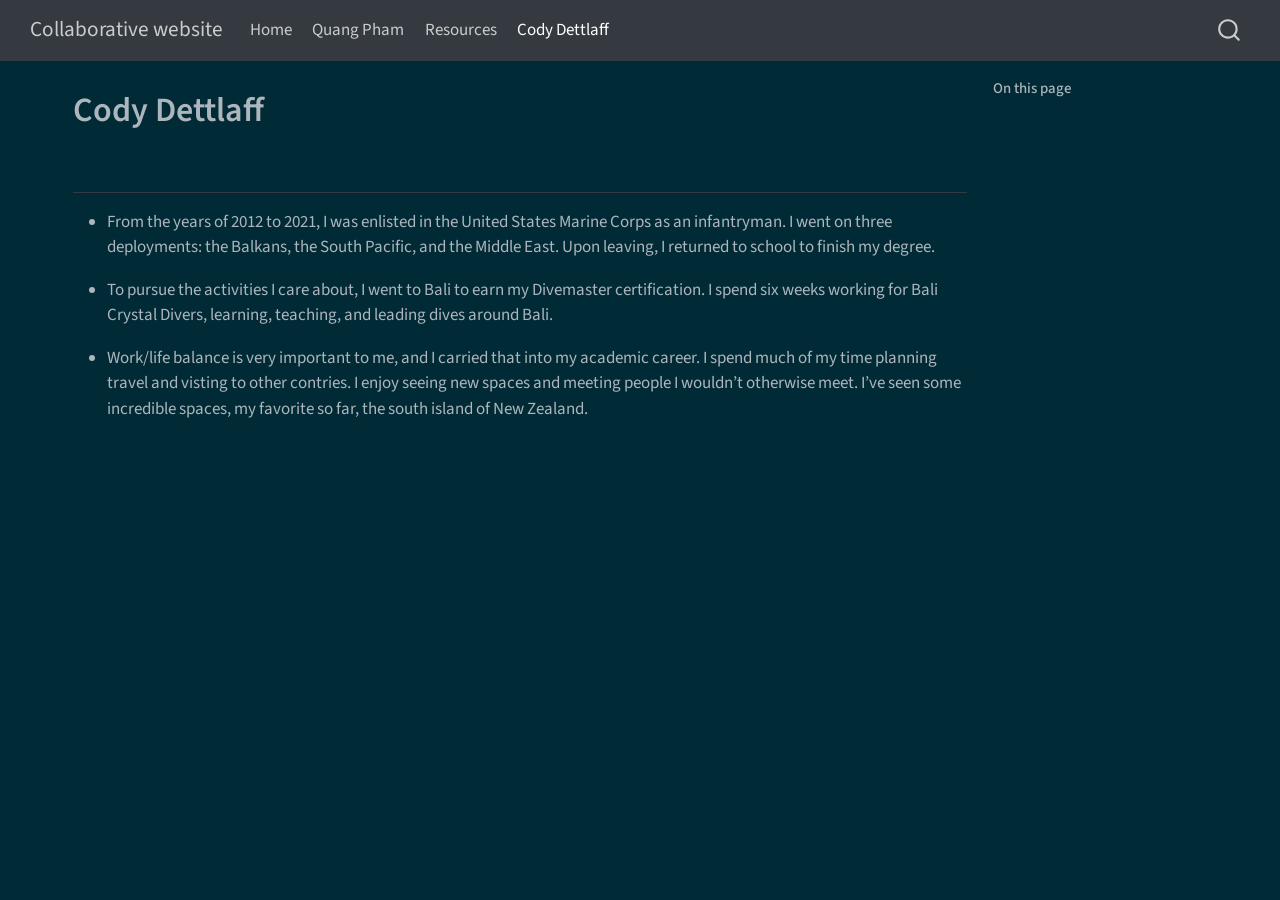
<file: docs/Cody.html>
<!DOCTYPE html>
<html xmlns="http://www.w3.org/1999/xhtml" lang="en" xml:lang="en"><head>

<meta charset="utf-8">
<meta name="generator" content="quarto-1.7.32">

<meta name="viewport" content="width=device-width, initial-scale=1.0, user-scalable=yes">


<title>Cody Dettlaff – Collaborative website</title>
<style>
code{white-space: pre-wrap;}
span.smallcaps{font-variant: small-caps;}
div.columns{display: flex; gap: min(4vw, 1.5em);}
div.column{flex: auto; overflow-x: auto;}
div.hanging-indent{margin-left: 1.5em; text-indent: -1.5em;}
ul.task-list{list-style: none;}
ul.task-list li input[type="checkbox"] {
  width: 0.8em;
  margin: 0 0.8em 0.2em -1em; /* quarto-specific, see https://github.com/quarto-dev/quarto-cli/issues/4556 */ 
  vertical-align: middle;
}
</style>


<script src="site_libs/quarto-nav/quarto-nav.js"></script>
<script src="site_libs/quarto-nav/headroom.min.js"></script>
<script src="site_libs/clipboard/clipboard.min.js"></script>
<script src="site_libs/quarto-search/autocomplete.umd.js"></script>
<script src="site_libs/quarto-search/fuse.min.js"></script>
<script src="site_libs/quarto-search/quarto-search.js"></script>
<meta name="quarto:offset" content="./">
<script src="site_libs/quarto-html/quarto.js" type="module"></script>
<script src="site_libs/quarto-html/tabsets/tabsets.js" type="module"></script>
<script src="site_libs/quarto-html/popper.min.js"></script>
<script src="site_libs/quarto-html/tippy.umd.min.js"></script>
<script src="site_libs/quarto-html/anchor.min.js"></script>
<link href="site_libs/quarto-html/tippy.css" rel="stylesheet">
<link href="site_libs/quarto-html/quarto-syntax-highlighting-dark-2fef5ea3f8957b3e4ecc936fc74692ca.css" rel="stylesheet" id="quarto-text-highlighting-styles">
<script src="site_libs/bootstrap/bootstrap.min.js"></script>
<link href="site_libs/bootstrap/bootstrap-icons.css" rel="stylesheet">
<link href="site_libs/bootstrap/bootstrap-1ddaa63cc98d7b260f5cf9c9021de554.min.css" rel="stylesheet" append-hash="true" id="quarto-bootstrap" data-mode="dark">
<script id="quarto-search-options" type="application/json">{
  "location": "navbar",
  "copy-button": false,
  "collapse-after": 3,
  "panel-placement": "end",
  "type": "overlay",
  "limit": 50,
  "keyboard-shortcut": [
    "f",
    "/",
    "s"
  ],
  "show-item-context": false,
  "language": {
    "search-no-results-text": "No results",
    "search-matching-documents-text": "matching documents",
    "search-copy-link-title": "Copy link to search",
    "search-hide-matches-text": "Hide additional matches",
    "search-more-match-text": "more match in this document",
    "search-more-matches-text": "more matches in this document",
    "search-clear-button-title": "Clear",
    "search-text-placeholder": "",
    "search-detached-cancel-button-title": "Cancel",
    "search-submit-button-title": "Submit",
    "search-label": "Search"
  }
}</script>


<link rel="stylesheet" href="styles.css">
</head>

<body class="nav-fixed quarto-light">

<div id="quarto-search-results"></div>
  <header id="quarto-header" class="headroom fixed-top">
    <nav class="navbar navbar-expand-lg " data-bs-theme="dark">
      <div class="navbar-container container-fluid">
      <div class="navbar-brand-container mx-auto">
    <a class="navbar-brand" href="./index.html">
    <span class="navbar-title">Collaborative website</span>
    </a>
  </div>
            <div id="quarto-search" class="" title="Search"></div>
          <button class="navbar-toggler" type="button" data-bs-toggle="collapse" data-bs-target="#navbarCollapse" aria-controls="navbarCollapse" role="menu" aria-expanded="false" aria-label="Toggle navigation" onclick="if (window.quartoToggleHeadroom) { window.quartoToggleHeadroom(); }">
  <span class="navbar-toggler-icon"></span>
</button>
          <div class="collapse navbar-collapse" id="navbarCollapse">
            <ul class="navbar-nav navbar-nav-scroll me-auto">
  <li class="nav-item">
    <a class="nav-link" href="./index.html"> 
<span class="menu-text">Home</span></a>
  </li>  
  <li class="nav-item">
    <a class="nav-link" href="./about.html"> 
<span class="menu-text">Quang Pham</span></a>
  </li>  
  <li class="nav-item">
    <a class="nav-link" href="./resources.html"> 
<span class="menu-text">Resources</span></a>
  </li>  
  <li class="nav-item">
    <a class="nav-link active" href="./Cody.html" aria-current="page"> 
<span class="menu-text">Cody Dettlaff</span></a>
  </li>  
</ul>
          </div> <!-- /navcollapse -->
            <div class="quarto-navbar-tools">
</div>
      </div> <!-- /container-fluid -->
    </nav>
</header>
<!-- content -->
<div id="quarto-content" class="quarto-container page-columns page-rows-contents page-layout-full page-navbar">
<!-- sidebar -->
<!-- margin-sidebar -->
    <div id="quarto-margin-sidebar" class="sidebar margin-sidebar">
        <nav id="TOC" role="doc-toc" class="toc-active">
    <h2 id="toc-title">On this page</h2>
   
  <ul>
  <li><a href="#section" id="toc-section" class="nav-link active" data-scroll-target="#section"></a></li>
  </ul>
</nav>
    </div>
<!-- main -->
<main class="content column-page-left" id="quarto-document-content">

<header id="title-block-header" class="quarto-title-block default">
<div class="quarto-title">
<h1 class="title">Cody Dettlaff</h1>
</div>



<div class="quarto-title-meta column-page-left">

    
  
    
  </div>
  


</header>


<section id="section" class="level2">
<h2 class="anchored" data-anchor-id="section"></h2>
<ul>
<li><p>From the years of 2012 to 2021, I was enlisted in the United States Marine Corps as an infantryman. I went on three deployments: the Balkans, the South Pacific, and the Middle East. Upon leaving, I returned to school to finish my degree.</p></li>
<li><p>To pursue the activities I care about, I went to Bali to earn my Divemaster certification. I spend six weeks working for Bali Crystal Divers, learning, teaching, and leading dives around Bali.</p></li>
<li><p>Work/life balance is very important to me, and I carried that into my academic career. I spend much of my time planning travel and visting to other contries. I enjoy seeing new spaces and meeting people I wouldn’t otherwise meet. I’ve seen some incredible spaces, my favorite so far, the south island of New Zealand.</p></li>
</ul>


</section>

</main> <!-- /main -->
<script id="quarto-html-after-body" type="application/javascript">
  window.document.addEventListener("DOMContentLoaded", function (event) {
    const icon = "";
    const anchorJS = new window.AnchorJS();
    anchorJS.options = {
      placement: 'right',
      icon: icon
    };
    anchorJS.add('.anchored');
    const isCodeAnnotation = (el) => {
      for (const clz of el.classList) {
        if (clz.startsWith('code-annotation-')) {                     
          return true;
        }
      }
      return false;
    }
    const onCopySuccess = function(e) {
      // button target
      const button = e.trigger;
      // don't keep focus
      button.blur();
      // flash "checked"
      button.classList.add('code-copy-button-checked');
      var currentTitle = button.getAttribute("title");
      button.setAttribute("title", "Copied!");
      let tooltip;
      if (window.bootstrap) {
        button.setAttribute("data-bs-toggle", "tooltip");
        button.setAttribute("data-bs-placement", "left");
        button.setAttribute("data-bs-title", "Copied!");
        tooltip = new bootstrap.Tooltip(button, 
          { trigger: "manual", 
            customClass: "code-copy-button-tooltip",
            offset: [0, -8]});
        tooltip.show();    
      }
      setTimeout(function() {
        if (tooltip) {
          tooltip.hide();
          button.removeAttribute("data-bs-title");
          button.removeAttribute("data-bs-toggle");
          button.removeAttribute("data-bs-placement");
        }
        button.setAttribute("title", currentTitle);
        button.classList.remove('code-copy-button-checked');
      }, 1000);
      // clear code selection
      e.clearSelection();
    }
    const getTextToCopy = function(trigger) {
        const codeEl = trigger.previousElementSibling.cloneNode(true);
        for (const childEl of codeEl.children) {
          if (isCodeAnnotation(childEl)) {
            childEl.remove();
          }
        }
        return codeEl.innerText;
    }
    const clipboard = new window.ClipboardJS('.code-copy-button:not([data-in-quarto-modal])', {
      text: getTextToCopy
    });
    clipboard.on('success', onCopySuccess);
    if (window.document.getElementById('quarto-embedded-source-code-modal')) {
      const clipboardModal = new window.ClipboardJS('.code-copy-button[data-in-quarto-modal]', {
        text: getTextToCopy,
        container: window.document.getElementById('quarto-embedded-source-code-modal')
      });
      clipboardModal.on('success', onCopySuccess);
    }
      var localhostRegex = new RegExp(/^(?:http|https):\/\/localhost\:?[0-9]*\//);
      var mailtoRegex = new RegExp(/^mailto:/);
        var filterRegex = new RegExp('/' + window.location.host + '/');
      var isInternal = (href) => {
          return filterRegex.test(href) || localhostRegex.test(href) || mailtoRegex.test(href);
      }
      // Inspect non-navigation links and adorn them if external
     var links = window.document.querySelectorAll('a[href]:not(.nav-link):not(.navbar-brand):not(.toc-action):not(.sidebar-link):not(.sidebar-item-toggle):not(.pagination-link):not(.no-external):not([aria-hidden]):not(.dropdown-item):not(.quarto-navigation-tool):not(.about-link)');
      for (var i=0; i<links.length; i++) {
        const link = links[i];
        if (!isInternal(link.href)) {
          // undo the damage that might have been done by quarto-nav.js in the case of
          // links that we want to consider external
          if (link.dataset.originalHref !== undefined) {
            link.href = link.dataset.originalHref;
          }
        }
      }
    function tippyHover(el, contentFn, onTriggerFn, onUntriggerFn) {
      const config = {
        allowHTML: true,
        maxWidth: 500,
        delay: 100,
        arrow: false,
        appendTo: function(el) {
            return el.parentElement;
        },
        interactive: true,
        interactiveBorder: 10,
        theme: 'quarto',
        placement: 'bottom-start',
      };
      if (contentFn) {
        config.content = contentFn;
      }
      if (onTriggerFn) {
        config.onTrigger = onTriggerFn;
      }
      if (onUntriggerFn) {
        config.onUntrigger = onUntriggerFn;
      }
      window.tippy(el, config); 
    }
    const noterefs = window.document.querySelectorAll('a[role="doc-noteref"]');
    for (var i=0; i<noterefs.length; i++) {
      const ref = noterefs[i];
      tippyHover(ref, function() {
        // use id or data attribute instead here
        let href = ref.getAttribute('data-footnote-href') || ref.getAttribute('href');
        try { href = new URL(href).hash; } catch {}
        const id = href.replace(/^#\/?/, "");
        const note = window.document.getElementById(id);
        if (note) {
          return note.innerHTML;
        } else {
          return "";
        }
      });
    }
    const xrefs = window.document.querySelectorAll('a.quarto-xref');
    const processXRef = (id, note) => {
      // Strip column container classes
      const stripColumnClz = (el) => {
        el.classList.remove("page-full", "page-columns");
        if (el.children) {
          for (const child of el.children) {
            stripColumnClz(child);
          }
        }
      }
      stripColumnClz(note)
      if (id === null || id.startsWith('sec-')) {
        // Special case sections, only their first couple elements
        const container = document.createElement("div");
        if (note.children && note.children.length > 2) {
          container.appendChild(note.children[0].cloneNode(true));
          for (let i = 1; i < note.children.length; i++) {
            const child = note.children[i];
            if (child.tagName === "P" && child.innerText === "") {
              continue;
            } else {
              container.appendChild(child.cloneNode(true));
              break;
            }
          }
          if (window.Quarto?.typesetMath) {
            window.Quarto.typesetMath(container);
          }
          return container.innerHTML
        } else {
          if (window.Quarto?.typesetMath) {
            window.Quarto.typesetMath(note);
          }
          return note.innerHTML;
        }
      } else {
        // Remove any anchor links if they are present
        const anchorLink = note.querySelector('a.anchorjs-link');
        if (anchorLink) {
          anchorLink.remove();
        }
        if (window.Quarto?.typesetMath) {
          window.Quarto.typesetMath(note);
        }
        if (note.classList.contains("callout")) {
          return note.outerHTML;
        } else {
          return note.innerHTML;
        }
      }
    }
    for (var i=0; i<xrefs.length; i++) {
      const xref = xrefs[i];
      tippyHover(xref, undefined, function(instance) {
        instance.disable();
        let url = xref.getAttribute('href');
        let hash = undefined; 
        if (url.startsWith('#')) {
          hash = url;
        } else {
          try { hash = new URL(url).hash; } catch {}
        }
        if (hash) {
          const id = hash.replace(/^#\/?/, "");
          const note = window.document.getElementById(id);
          if (note !== null) {
            try {
              const html = processXRef(id, note.cloneNode(true));
              instance.setContent(html);
            } finally {
              instance.enable();
              instance.show();
            }
          } else {
            // See if we can fetch this
            fetch(url.split('#')[0])
            .then(res => res.text())
            .then(html => {
              const parser = new DOMParser();
              const htmlDoc = parser.parseFromString(html, "text/html");
              const note = htmlDoc.getElementById(id);
              if (note !== null) {
                const html = processXRef(id, note);
                instance.setContent(html);
              } 
            }).finally(() => {
              instance.enable();
              instance.show();
            });
          }
        } else {
          // See if we can fetch a full url (with no hash to target)
          // This is a special case and we should probably do some content thinning / targeting
          fetch(url)
          .then(res => res.text())
          .then(html => {
            const parser = new DOMParser();
            const htmlDoc = parser.parseFromString(html, "text/html");
            const note = htmlDoc.querySelector('main.content');
            if (note !== null) {
              // This should only happen for chapter cross references
              // (since there is no id in the URL)
              // remove the first header
              if (note.children.length > 0 && note.children[0].tagName === "HEADER") {
                note.children[0].remove();
              }
              const html = processXRef(null, note);
              instance.setContent(html);
            } 
          }).finally(() => {
            instance.enable();
            instance.show();
          });
        }
      }, function(instance) {
      });
    }
        let selectedAnnoteEl;
        const selectorForAnnotation = ( cell, annotation) => {
          let cellAttr = 'data-code-cell="' + cell + '"';
          let lineAttr = 'data-code-annotation="' +  annotation + '"';
          const selector = 'span[' + cellAttr + '][' + lineAttr + ']';
          return selector;
        }
        const selectCodeLines = (annoteEl) => {
          const doc = window.document;
          const targetCell = annoteEl.getAttribute("data-target-cell");
          const targetAnnotation = annoteEl.getAttribute("data-target-annotation");
          const annoteSpan = window.document.querySelector(selectorForAnnotation(targetCell, targetAnnotation));
          const lines = annoteSpan.getAttribute("data-code-lines").split(",");
          const lineIds = lines.map((line) => {
            return targetCell + "-" + line;
          })
          let top = null;
          let height = null;
          let parent = null;
          if (lineIds.length > 0) {
              //compute the position of the single el (top and bottom and make a div)
              const el = window.document.getElementById(lineIds[0]);
              top = el.offsetTop;
              height = el.offsetHeight;
              parent = el.parentElement.parentElement;
            if (lineIds.length > 1) {
              const lastEl = window.document.getElementById(lineIds[lineIds.length - 1]);
              const bottom = lastEl.offsetTop + lastEl.offsetHeight;
              height = bottom - top;
            }
            if (top !== null && height !== null && parent !== null) {
              // cook up a div (if necessary) and position it 
              let div = window.document.getElementById("code-annotation-line-highlight");
              if (div === null) {
                div = window.document.createElement("div");
                div.setAttribute("id", "code-annotation-line-highlight");
                div.style.position = 'absolute';
                parent.appendChild(div);
              }
              div.style.top = top - 2 + "px";
              div.style.height = height + 4 + "px";
              div.style.left = 0;
              let gutterDiv = window.document.getElementById("code-annotation-line-highlight-gutter");
              if (gutterDiv === null) {
                gutterDiv = window.document.createElement("div");
                gutterDiv.setAttribute("id", "code-annotation-line-highlight-gutter");
                gutterDiv.style.position = 'absolute';
                const codeCell = window.document.getElementById(targetCell);
                const gutter = codeCell.querySelector('.code-annotation-gutter');
                gutter.appendChild(gutterDiv);
              }
              gutterDiv.style.top = top - 2 + "px";
              gutterDiv.style.height = height + 4 + "px";
            }
            selectedAnnoteEl = annoteEl;
          }
        };
        const unselectCodeLines = () => {
          const elementsIds = ["code-annotation-line-highlight", "code-annotation-line-highlight-gutter"];
          elementsIds.forEach((elId) => {
            const div = window.document.getElementById(elId);
            if (div) {
              div.remove();
            }
          });
          selectedAnnoteEl = undefined;
        };
          // Handle positioning of the toggle
      window.addEventListener(
        "resize",
        throttle(() => {
          elRect = undefined;
          if (selectedAnnoteEl) {
            selectCodeLines(selectedAnnoteEl);
          }
        }, 10)
      );
      function throttle(fn, ms) {
      let throttle = false;
      let timer;
        return (...args) => {
          if(!throttle) { // first call gets through
              fn.apply(this, args);
              throttle = true;
          } else { // all the others get throttled
              if(timer) clearTimeout(timer); // cancel #2
              timer = setTimeout(() => {
                fn.apply(this, args);
                timer = throttle = false;
              }, ms);
          }
        };
      }
        // Attach click handler to the DT
        const annoteDls = window.document.querySelectorAll('dt[data-target-cell]');
        for (const annoteDlNode of annoteDls) {
          annoteDlNode.addEventListener('click', (event) => {
            const clickedEl = event.target;
            if (clickedEl !== selectedAnnoteEl) {
              unselectCodeLines();
              const activeEl = window.document.querySelector('dt[data-target-cell].code-annotation-active');
              if (activeEl) {
                activeEl.classList.remove('code-annotation-active');
              }
              selectCodeLines(clickedEl);
              clickedEl.classList.add('code-annotation-active');
            } else {
              // Unselect the line
              unselectCodeLines();
              clickedEl.classList.remove('code-annotation-active');
            }
          });
        }
    const findCites = (el) => {
      const parentEl = el.parentElement;
      if (parentEl) {
        const cites = parentEl.dataset.cites;
        if (cites) {
          return {
            el,
            cites: cites.split(' ')
          };
        } else {
          return findCites(el.parentElement)
        }
      } else {
        return undefined;
      }
    };
    var bibliorefs = window.document.querySelectorAll('a[role="doc-biblioref"]');
    for (var i=0; i<bibliorefs.length; i++) {
      const ref = bibliorefs[i];
      const citeInfo = findCites(ref);
      if (citeInfo) {
        tippyHover(citeInfo.el, function() {
          var popup = window.document.createElement('div');
          citeInfo.cites.forEach(function(cite) {
            var citeDiv = window.document.createElement('div');
            citeDiv.classList.add('hanging-indent');
            citeDiv.classList.add('csl-entry');
            var biblioDiv = window.document.getElementById('ref-' + cite);
            if (biblioDiv) {
              citeDiv.innerHTML = biblioDiv.innerHTML;
            }
            popup.appendChild(citeDiv);
          });
          return popup.innerHTML;
        });
      }
    }
  });
  </script>
</div> <!-- /content -->




</body></html>
</file>
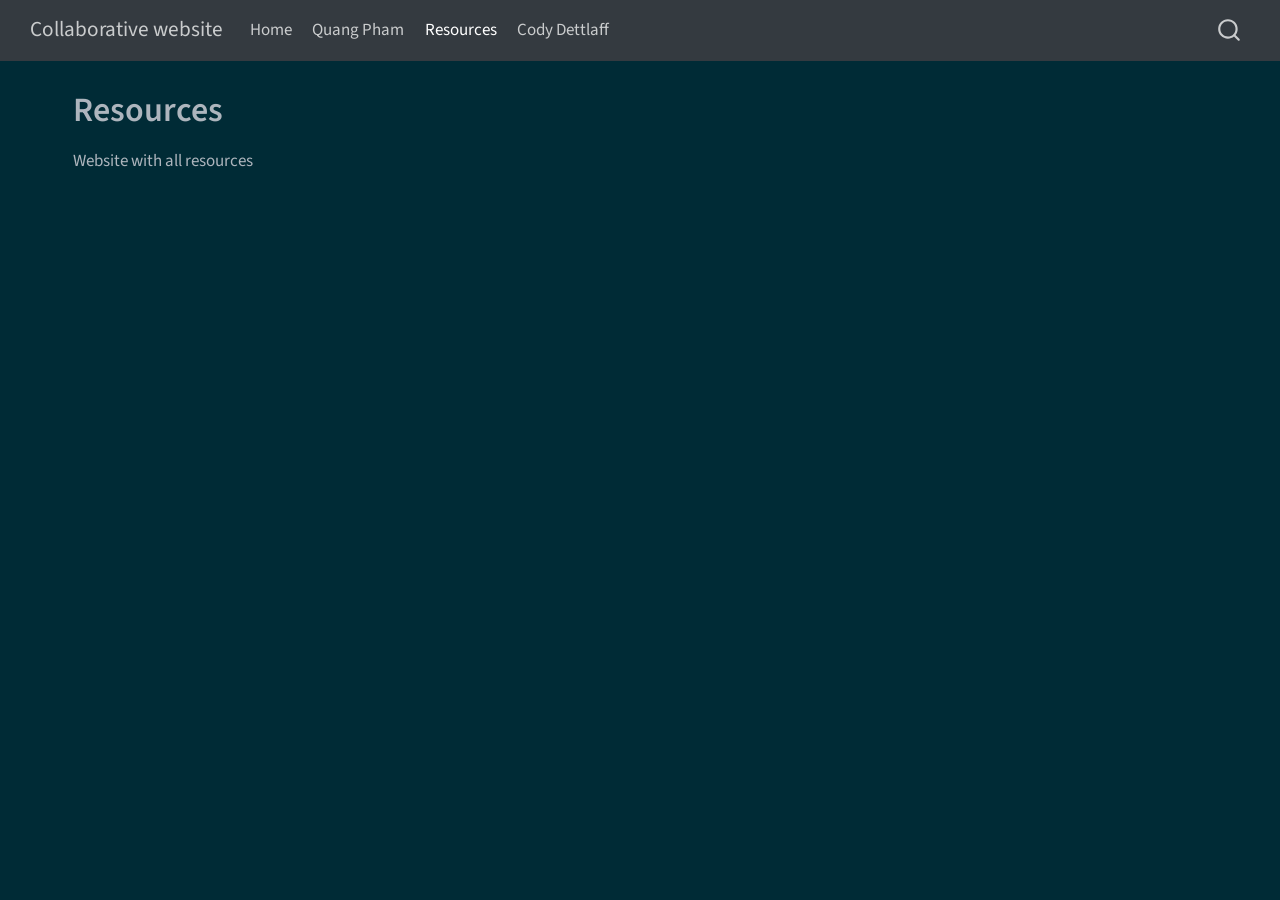
<file: docs/resources.html>
<!DOCTYPE html>
<html xmlns="http://www.w3.org/1999/xhtml" lang="en" xml:lang="en"><head>

<meta charset="utf-8">
<meta name="generator" content="quarto-1.7.32">

<meta name="viewport" content="width=device-width, initial-scale=1.0, user-scalable=yes">


<title>Resources – Collaborative website</title>
<style>
code{white-space: pre-wrap;}
span.smallcaps{font-variant: small-caps;}
div.columns{display: flex; gap: min(4vw, 1.5em);}
div.column{flex: auto; overflow-x: auto;}
div.hanging-indent{margin-left: 1.5em; text-indent: -1.5em;}
ul.task-list{list-style: none;}
ul.task-list li input[type="checkbox"] {
  width: 0.8em;
  margin: 0 0.8em 0.2em -1em; /* quarto-specific, see https://github.com/quarto-dev/quarto-cli/issues/4556 */ 
  vertical-align: middle;
}
</style>


<script src="site_libs/quarto-nav/quarto-nav.js"></script>
<script src="site_libs/quarto-nav/headroom.min.js"></script>
<script src="site_libs/clipboard/clipboard.min.js"></script>
<script src="site_libs/quarto-search/autocomplete.umd.js"></script>
<script src="site_libs/quarto-search/fuse.min.js"></script>
<script src="site_libs/quarto-search/quarto-search.js"></script>
<meta name="quarto:offset" content="./">
<script src="site_libs/quarto-html/quarto.js" type="module"></script>
<script src="site_libs/quarto-html/tabsets/tabsets.js" type="module"></script>
<script src="site_libs/quarto-html/popper.min.js"></script>
<script src="site_libs/quarto-html/tippy.umd.min.js"></script>
<script src="site_libs/quarto-html/anchor.min.js"></script>
<link href="site_libs/quarto-html/tippy.css" rel="stylesheet">
<link href="site_libs/quarto-html/quarto-syntax-highlighting-dark-2fef5ea3f8957b3e4ecc936fc74692ca.css" rel="stylesheet" id="quarto-text-highlighting-styles">
<script src="site_libs/bootstrap/bootstrap.min.js"></script>
<link href="site_libs/bootstrap/bootstrap-icons.css" rel="stylesheet">
<link href="site_libs/bootstrap/bootstrap-1ddaa63cc98d7b260f5cf9c9021de554.min.css" rel="stylesheet" append-hash="true" id="quarto-bootstrap" data-mode="dark">
<script id="quarto-search-options" type="application/json">{
  "location": "navbar",
  "copy-button": false,
  "collapse-after": 3,
  "panel-placement": "end",
  "type": "overlay",
  "limit": 50,
  "keyboard-shortcut": [
    "f",
    "/",
    "s"
  ],
  "show-item-context": false,
  "language": {
    "search-no-results-text": "No results",
    "search-matching-documents-text": "matching documents",
    "search-copy-link-title": "Copy link to search",
    "search-hide-matches-text": "Hide additional matches",
    "search-more-match-text": "more match in this document",
    "search-more-matches-text": "more matches in this document",
    "search-clear-button-title": "Clear",
    "search-text-placeholder": "",
    "search-detached-cancel-button-title": "Cancel",
    "search-submit-button-title": "Submit",
    "search-label": "Search"
  }
}</script>


<link rel="stylesheet" href="styles.css">
</head>

<body class="nav-fixed quarto-light">

<div id="quarto-search-results"></div>
  <header id="quarto-header" class="headroom fixed-top">
    <nav class="navbar navbar-expand-lg " data-bs-theme="dark">
      <div class="navbar-container container-fluid">
      <div class="navbar-brand-container mx-auto">
    <a class="navbar-brand" href="./index.html">
    <span class="navbar-title">Collaborative website</span>
    </a>
  </div>
            <div id="quarto-search" class="" title="Search"></div>
          <button class="navbar-toggler" type="button" data-bs-toggle="collapse" data-bs-target="#navbarCollapse" aria-controls="navbarCollapse" role="menu" aria-expanded="false" aria-label="Toggle navigation" onclick="if (window.quartoToggleHeadroom) { window.quartoToggleHeadroom(); }">
  <span class="navbar-toggler-icon"></span>
</button>
          <div class="collapse navbar-collapse" id="navbarCollapse">
            <ul class="navbar-nav navbar-nav-scroll me-auto">
  <li class="nav-item">
    <a class="nav-link" href="./index.html"> 
<span class="menu-text">Home</span></a>
  </li>  
  <li class="nav-item">
    <a class="nav-link" href="./about.html"> 
<span class="menu-text">Quang Pham</span></a>
  </li>  
  <li class="nav-item">
    <a class="nav-link active" href="./resources.html" aria-current="page"> 
<span class="menu-text">Resources</span></a>
  </li>  
  <li class="nav-item">
    <a class="nav-link" href="./Cody.html"> 
<span class="menu-text">Cody Dettlaff</span></a>
  </li>  
</ul>
          </div> <!-- /navcollapse -->
            <div class="quarto-navbar-tools">
</div>
      </div> <!-- /container-fluid -->
    </nav>
</header>
<!-- content -->
<div id="quarto-content" class="quarto-container page-columns page-rows-contents page-layout-full page-navbar">
<!-- sidebar -->
<!-- margin-sidebar -->
    <div id="quarto-margin-sidebar" class="sidebar margin-sidebar zindex-bottom">
        
    </div>
<!-- main -->
<main class="content column-page" id="quarto-document-content">

<header id="title-block-header" class="quarto-title-block default">
<div class="quarto-title">
<h1 class="title">Resources</h1>
</div>



<div class="quarto-title-meta column-page">

    
  
    
  </div>
  


</header>


<p>Website with all resources</p>



</main> <!-- /main -->
<script id="quarto-html-after-body" type="application/javascript">
  window.document.addEventListener("DOMContentLoaded", function (event) {
    const icon = "";
    const anchorJS = new window.AnchorJS();
    anchorJS.options = {
      placement: 'right',
      icon: icon
    };
    anchorJS.add('.anchored');
    const isCodeAnnotation = (el) => {
      for (const clz of el.classList) {
        if (clz.startsWith('code-annotation-')) {                     
          return true;
        }
      }
      return false;
    }
    const onCopySuccess = function(e) {
      // button target
      const button = e.trigger;
      // don't keep focus
      button.blur();
      // flash "checked"
      button.classList.add('code-copy-button-checked');
      var currentTitle = button.getAttribute("title");
      button.setAttribute("title", "Copied!");
      let tooltip;
      if (window.bootstrap) {
        button.setAttribute("data-bs-toggle", "tooltip");
        button.setAttribute("data-bs-placement", "left");
        button.setAttribute("data-bs-title", "Copied!");
        tooltip = new bootstrap.Tooltip(button, 
          { trigger: "manual", 
            customClass: "code-copy-button-tooltip",
            offset: [0, -8]});
        tooltip.show();    
      }
      setTimeout(function() {
        if (tooltip) {
          tooltip.hide();
          button.removeAttribute("data-bs-title");
          button.removeAttribute("data-bs-toggle");
          button.removeAttribute("data-bs-placement");
        }
        button.setAttribute("title", currentTitle);
        button.classList.remove('code-copy-button-checked');
      }, 1000);
      // clear code selection
      e.clearSelection();
    }
    const getTextToCopy = function(trigger) {
        const codeEl = trigger.previousElementSibling.cloneNode(true);
        for (const childEl of codeEl.children) {
          if (isCodeAnnotation(childEl)) {
            childEl.remove();
          }
        }
        return codeEl.innerText;
    }
    const clipboard = new window.ClipboardJS('.code-copy-button:not([data-in-quarto-modal])', {
      text: getTextToCopy
    });
    clipboard.on('success', onCopySuccess);
    if (window.document.getElementById('quarto-embedded-source-code-modal')) {
      const clipboardModal = new window.ClipboardJS('.code-copy-button[data-in-quarto-modal]', {
        text: getTextToCopy,
        container: window.document.getElementById('quarto-embedded-source-code-modal')
      });
      clipboardModal.on('success', onCopySuccess);
    }
      var localhostRegex = new RegExp(/^(?:http|https):\/\/localhost\:?[0-9]*\//);
      var mailtoRegex = new RegExp(/^mailto:/);
        var filterRegex = new RegExp('/' + window.location.host + '/');
      var isInternal = (href) => {
          return filterRegex.test(href) || localhostRegex.test(href) || mailtoRegex.test(href);
      }
      // Inspect non-navigation links and adorn them if external
     var links = window.document.querySelectorAll('a[href]:not(.nav-link):not(.navbar-brand):not(.toc-action):not(.sidebar-link):not(.sidebar-item-toggle):not(.pagination-link):not(.no-external):not([aria-hidden]):not(.dropdown-item):not(.quarto-navigation-tool):not(.about-link)');
      for (var i=0; i<links.length; i++) {
        const link = links[i];
        if (!isInternal(link.href)) {
          // undo the damage that might have been done by quarto-nav.js in the case of
          // links that we want to consider external
          if (link.dataset.originalHref !== undefined) {
            link.href = link.dataset.originalHref;
          }
        }
      }
    function tippyHover(el, contentFn, onTriggerFn, onUntriggerFn) {
      const config = {
        allowHTML: true,
        maxWidth: 500,
        delay: 100,
        arrow: false,
        appendTo: function(el) {
            return el.parentElement;
        },
        interactive: true,
        interactiveBorder: 10,
        theme: 'quarto',
        placement: 'bottom-start',
      };
      if (contentFn) {
        config.content = contentFn;
      }
      if (onTriggerFn) {
        config.onTrigger = onTriggerFn;
      }
      if (onUntriggerFn) {
        config.onUntrigger = onUntriggerFn;
      }
      window.tippy(el, config); 
    }
    const noterefs = window.document.querySelectorAll('a[role="doc-noteref"]');
    for (var i=0; i<noterefs.length; i++) {
      const ref = noterefs[i];
      tippyHover(ref, function() {
        // use id or data attribute instead here
        let href = ref.getAttribute('data-footnote-href') || ref.getAttribute('href');
        try { href = new URL(href).hash; } catch {}
        const id = href.replace(/^#\/?/, "");
        const note = window.document.getElementById(id);
        if (note) {
          return note.innerHTML;
        } else {
          return "";
        }
      });
    }
    const xrefs = window.document.querySelectorAll('a.quarto-xref');
    const processXRef = (id, note) => {
      // Strip column container classes
      const stripColumnClz = (el) => {
        el.classList.remove("page-full", "page-columns");
        if (el.children) {
          for (const child of el.children) {
            stripColumnClz(child);
          }
        }
      }
      stripColumnClz(note)
      if (id === null || id.startsWith('sec-')) {
        // Special case sections, only their first couple elements
        const container = document.createElement("div");
        if (note.children && note.children.length > 2) {
          container.appendChild(note.children[0].cloneNode(true));
          for (let i = 1; i < note.children.length; i++) {
            const child = note.children[i];
            if (child.tagName === "P" && child.innerText === "") {
              continue;
            } else {
              container.appendChild(child.cloneNode(true));
              break;
            }
          }
          if (window.Quarto?.typesetMath) {
            window.Quarto.typesetMath(container);
          }
          return container.innerHTML
        } else {
          if (window.Quarto?.typesetMath) {
            window.Quarto.typesetMath(note);
          }
          return note.innerHTML;
        }
      } else {
        // Remove any anchor links if they are present
        const anchorLink = note.querySelector('a.anchorjs-link');
        if (anchorLink) {
          anchorLink.remove();
        }
        if (window.Quarto?.typesetMath) {
          window.Quarto.typesetMath(note);
        }
        if (note.classList.contains("callout")) {
          return note.outerHTML;
        } else {
          return note.innerHTML;
        }
      }
    }
    for (var i=0; i<xrefs.length; i++) {
      const xref = xrefs[i];
      tippyHover(xref, undefined, function(instance) {
        instance.disable();
        let url = xref.getAttribute('href');
        let hash = undefined; 
        if (url.startsWith('#')) {
          hash = url;
        } else {
          try { hash = new URL(url).hash; } catch {}
        }
        if (hash) {
          const id = hash.replace(/^#\/?/, "");
          const note = window.document.getElementById(id);
          if (note !== null) {
            try {
              const html = processXRef(id, note.cloneNode(true));
              instance.setContent(html);
            } finally {
              instance.enable();
              instance.show();
            }
          } else {
            // See if we can fetch this
            fetch(url.split('#')[0])
            .then(res => res.text())
            .then(html => {
              const parser = new DOMParser();
              const htmlDoc = parser.parseFromString(html, "text/html");
              const note = htmlDoc.getElementById(id);
              if (note !== null) {
                const html = processXRef(id, note);
                instance.setContent(html);
              } 
            }).finally(() => {
              instance.enable();
              instance.show();
            });
          }
        } else {
          // See if we can fetch a full url (with no hash to target)
          // This is a special case and we should probably do some content thinning / targeting
          fetch(url)
          .then(res => res.text())
          .then(html => {
            const parser = new DOMParser();
            const htmlDoc = parser.parseFromString(html, "text/html");
            const note = htmlDoc.querySelector('main.content');
            if (note !== null) {
              // This should only happen for chapter cross references
              // (since there is no id in the URL)
              // remove the first header
              if (note.children.length > 0 && note.children[0].tagName === "HEADER") {
                note.children[0].remove();
              }
              const html = processXRef(null, note);
              instance.setContent(html);
            } 
          }).finally(() => {
            instance.enable();
            instance.show();
          });
        }
      }, function(instance) {
      });
    }
        let selectedAnnoteEl;
        const selectorForAnnotation = ( cell, annotation) => {
          let cellAttr = 'data-code-cell="' + cell + '"';
          let lineAttr = 'data-code-annotation="' +  annotation + '"';
          const selector = 'span[' + cellAttr + '][' + lineAttr + ']';
          return selector;
        }
        const selectCodeLines = (annoteEl) => {
          const doc = window.document;
          const targetCell = annoteEl.getAttribute("data-target-cell");
          const targetAnnotation = annoteEl.getAttribute("data-target-annotation");
          const annoteSpan = window.document.querySelector(selectorForAnnotation(targetCell, targetAnnotation));
          const lines = annoteSpan.getAttribute("data-code-lines").split(",");
          const lineIds = lines.map((line) => {
            return targetCell + "-" + line;
          })
          let top = null;
          let height = null;
          let parent = null;
          if (lineIds.length > 0) {
              //compute the position of the single el (top and bottom and make a div)
              const el = window.document.getElementById(lineIds[0]);
              top = el.offsetTop;
              height = el.offsetHeight;
              parent = el.parentElement.parentElement;
            if (lineIds.length > 1) {
              const lastEl = window.document.getElementById(lineIds[lineIds.length - 1]);
              const bottom = lastEl.offsetTop + lastEl.offsetHeight;
              height = bottom - top;
            }
            if (top !== null && height !== null && parent !== null) {
              // cook up a div (if necessary) and position it 
              let div = window.document.getElementById("code-annotation-line-highlight");
              if (div === null) {
                div = window.document.createElement("div");
                div.setAttribute("id", "code-annotation-line-highlight");
                div.style.position = 'absolute';
                parent.appendChild(div);
              }
              div.style.top = top - 2 + "px";
              div.style.height = height + 4 + "px";
              div.style.left = 0;
              let gutterDiv = window.document.getElementById("code-annotation-line-highlight-gutter");
              if (gutterDiv === null) {
                gutterDiv = window.document.createElement("div");
                gutterDiv.setAttribute("id", "code-annotation-line-highlight-gutter");
                gutterDiv.style.position = 'absolute';
                const codeCell = window.document.getElementById(targetCell);
                const gutter = codeCell.querySelector('.code-annotation-gutter');
                gutter.appendChild(gutterDiv);
              }
              gutterDiv.style.top = top - 2 + "px";
              gutterDiv.style.height = height + 4 + "px";
            }
            selectedAnnoteEl = annoteEl;
          }
        };
        const unselectCodeLines = () => {
          const elementsIds = ["code-annotation-line-highlight", "code-annotation-line-highlight-gutter"];
          elementsIds.forEach((elId) => {
            const div = window.document.getElementById(elId);
            if (div) {
              div.remove();
            }
          });
          selectedAnnoteEl = undefined;
        };
          // Handle positioning of the toggle
      window.addEventListener(
        "resize",
        throttle(() => {
          elRect = undefined;
          if (selectedAnnoteEl) {
            selectCodeLines(selectedAnnoteEl);
          }
        }, 10)
      );
      function throttle(fn, ms) {
      let throttle = false;
      let timer;
        return (...args) => {
          if(!throttle) { // first call gets through
              fn.apply(this, args);
              throttle = true;
          } else { // all the others get throttled
              if(timer) clearTimeout(timer); // cancel #2
              timer = setTimeout(() => {
                fn.apply(this, args);
                timer = throttle = false;
              }, ms);
          }
        };
      }
        // Attach click handler to the DT
        const annoteDls = window.document.querySelectorAll('dt[data-target-cell]');
        for (const annoteDlNode of annoteDls) {
          annoteDlNode.addEventListener('click', (event) => {
            const clickedEl = event.target;
            if (clickedEl !== selectedAnnoteEl) {
              unselectCodeLines();
              const activeEl = window.document.querySelector('dt[data-target-cell].code-annotation-active');
              if (activeEl) {
                activeEl.classList.remove('code-annotation-active');
              }
              selectCodeLines(clickedEl);
              clickedEl.classList.add('code-annotation-active');
            } else {
              // Unselect the line
              unselectCodeLines();
              clickedEl.classList.remove('code-annotation-active');
            }
          });
        }
    const findCites = (el) => {
      const parentEl = el.parentElement;
      if (parentEl) {
        const cites = parentEl.dataset.cites;
        if (cites) {
          return {
            el,
            cites: cites.split(' ')
          };
        } else {
          return findCites(el.parentElement)
        }
      } else {
        return undefined;
      }
    };
    var bibliorefs = window.document.querySelectorAll('a[role="doc-biblioref"]');
    for (var i=0; i<bibliorefs.length; i++) {
      const ref = bibliorefs[i];
      const citeInfo = findCites(ref);
      if (citeInfo) {
        tippyHover(citeInfo.el, function() {
          var popup = window.document.createElement('div');
          citeInfo.cites.forEach(function(cite) {
            var citeDiv = window.document.createElement('div');
            citeDiv.classList.add('hanging-indent');
            citeDiv.classList.add('csl-entry');
            var biblioDiv = window.document.getElementById('ref-' + cite);
            if (biblioDiv) {
              citeDiv.innerHTML = biblioDiv.innerHTML;
            }
            popup.appendChild(citeDiv);
          });
          return popup.innerHTML;
        });
      }
    }
  });
  </script>
</div> <!-- /content -->




</body></html>
</file>
<file: _site/site_libs/quarto-html/tippy.css>
.tippy-box[data-animation=fade][data-state=hidden]{opacity:0}[data-tippy-root]{max-width:calc(100vw - 10px)}.tippy-box{position:relative;background-color:#333;color:#fff;border-radius:4px;font-size:14px;line-height:1.4;white-space:normal;outline:0;transition-property:transform,visibility,opacity}.tippy-box[data-placement^=top]>.tippy-arrow{bottom:0}.tippy-box[data-placement^=top]>.tippy-arrow:before{bottom:-7px;left:0;border-width:8px 8px 0;border-top-color:initial;transform-origin:center top}.tippy-box[data-placement^=bottom]>.tippy-arrow{top:0}.tippy-box[data-placement^=bottom]>.tippy-arrow:before{top:-7px;left:0;border-width:0 8px 8px;border-bottom-color:initial;transform-origin:center bottom}.tippy-box[data-placement^=left]>.tippy-arrow{right:0}.tippy-box[data-placement^=left]>.tippy-arrow:before{border-width:8px 0 8px 8px;border-left-color:initial;right:-7px;transform-origin:center left}.tippy-box[data-placement^=right]>.tippy-arrow{left:0}.tippy-box[data-placement^=right]>.tippy-arrow:before{left:-7px;border-width:8px 8px 8px 0;border-right-color:initial;transform-origin:center right}.tippy-box[data-inertia][data-state=visible]{transition-timing-function:cubic-bezier(.54,1.5,.38,1.11)}.tippy-arrow{width:16px;height:16px;color:#333}.tippy-arrow:before{content:"";position:absolute;border-color:transparent;border-style:solid}.tippy-content{position:relative;padding:5px 9px;z-index:1}
</file>
<file: _site/site_libs/quarto-html/quarto-syntax-highlighting-2f5df379a58b258e96c21c0638c20c03.css>
/* quarto syntax highlight colors */
:root {
  --quarto-hl-ot-color: #003B4F;
  --quarto-hl-at-color: #657422;
  --quarto-hl-ss-color: #20794D;
  --quarto-hl-an-color: #5E5E5E;
  --quarto-hl-fu-color: #4758AB;
  --quarto-hl-st-color: #20794D;
  --quarto-hl-cf-color: #003B4F;
  --quarto-hl-op-color: #5E5E5E;
  --quarto-hl-er-color: #AD0000;
  --quarto-hl-bn-color: #AD0000;
  --quarto-hl-al-color: #AD0000;
  --quarto-hl-va-color: #111111;
  --quarto-hl-bu-color: inherit;
  --quarto-hl-ex-color: inherit;
  --quarto-hl-pp-color: #AD0000;
  --quarto-hl-in-color: #5E5E5E;
  --quarto-hl-vs-color: #20794D;
  --quarto-hl-wa-color: #5E5E5E;
  --quarto-hl-do-color: #5E5E5E;
  --quarto-hl-im-color: #00769E;
  --quarto-hl-ch-color: #20794D;
  --quarto-hl-dt-color: #AD0000;
  --quarto-hl-fl-color: #AD0000;
  --quarto-hl-co-color: #5E5E5E;
  --quarto-hl-cv-color: #5E5E5E;
  --quarto-hl-cn-color: #8f5902;
  --quarto-hl-sc-color: #5E5E5E;
  --quarto-hl-dv-color: #AD0000;
  --quarto-hl-kw-color: #003B4F;
}

/* other quarto variables */
:root {
  --quarto-font-monospace: SFMono-Regular, Menlo, Monaco, Consolas, "Liberation Mono", "Courier New", monospace;
}

pre > code.sourceCode > span {
  color: #003B4F;
}

code span {
  color: #003B4F;
}

code.sourceCode > span {
  color: #003B4F;
}

div.sourceCode,
div.sourceCode pre.sourceCode {
  color: #003B4F;
}

code span.ot {
  color: #003B4F;
  font-style: inherit;
}

code span.at {
  color: #657422;
  font-style: inherit;
}

code span.ss {
  color: #20794D;
  font-style: inherit;
}

code span.an {
  color: #5E5E5E;
  font-style: inherit;
}

code span.fu {
  color: #4758AB;
  font-style: inherit;
}

code span.st {
  color: #20794D;
  font-style: inherit;
}

code span.cf {
  color: #003B4F;
  font-weight: bold;
  font-style: inherit;
}

code span.op {
  color: #5E5E5E;
  font-style: inherit;
}

code span.er {
  color: #AD0000;
  font-style: inherit;
}

code span.bn {
  color: #AD0000;
  font-style: inherit;
}

code span.al {
  color: #AD0000;
  font-style: inherit;
}

code span.va {
  color: #111111;
  font-style: inherit;
}

code span.bu {
  font-style: inherit;
}

code span.ex {
  font-style: inherit;
}

code span.pp {
  color: #AD0000;
  font-style: inherit;
}

code span.in {
  color: #5E5E5E;
  font-style: inherit;
}

code span.vs {
  color: #20794D;
  font-style: inherit;
}

code span.wa {
  color: #5E5E5E;
  font-style: italic;
}

code span.do {
  color: #5E5E5E;
  font-style: italic;
}

code span.im {
  color: #00769E;
  font-style: inherit;
}

code span.ch {
  color: #20794D;
  font-style: inherit;
}

code span.dt {
  color: #AD0000;
  font-style: inherit;
}

code span.fl {
  color: #AD0000;
  font-style: inherit;
}

code span.co {
  color: #5E5E5E;
  font-style: inherit;
}

code span.cv {
  color: #5E5E5E;
  font-style: italic;
}

code span.cn {
  color: #8f5902;
  font-style: inherit;
}

code span.sc {
  color: #5E5E5E;
  font-style: inherit;
}

code span.dv {
  color: #AD0000;
  font-style: inherit;
}

code span.kw {
  color: #003B4F;
  font-weight: bold;
  font-style: inherit;
}

.prevent-inlining {
  content: "</";
}

/*# sourceMappingURL=35eb38a806ee71ea6d2563be2308c832.css.map */
</file>
<file: _site/styles.css>
/* css styles */
</file>
<file: docs/site_libs/quarto-html/tippy.css>
.tippy-box[data-animation=fade][data-state=hidden]{opacity:0}[data-tippy-root]{max-width:calc(100vw - 10px)}.tippy-box{position:relative;background-color:#333;color:#fff;border-radius:4px;font-size:14px;line-height:1.4;white-space:normal;outline:0;transition-property:transform,visibility,opacity}.tippy-box[data-placement^=top]>.tippy-arrow{bottom:0}.tippy-box[data-placement^=top]>.tippy-arrow:before{bottom:-7px;left:0;border-width:8px 8px 0;border-top-color:initial;transform-origin:center top}.tippy-box[data-placement^=bottom]>.tippy-arrow{top:0}.tippy-box[data-placement^=bottom]>.tippy-arrow:before{top:-7px;left:0;border-width:0 8px 8px;border-bottom-color:initial;transform-origin:center bottom}.tippy-box[data-placement^=left]>.tippy-arrow{right:0}.tippy-box[data-placement^=left]>.tippy-arrow:before{border-width:8px 0 8px 8px;border-left-color:initial;right:-7px;transform-origin:center left}.tippy-box[data-placement^=right]>.tippy-arrow{left:0}.tippy-box[data-placement^=right]>.tippy-arrow:before{left:-7px;border-width:8px 8px 8px 0;border-right-color:initial;transform-origin:center right}.tippy-box[data-inertia][data-state=visible]{transition-timing-function:cubic-bezier(.54,1.5,.38,1.11)}.tippy-arrow{width:16px;height:16px;color:#333}.tippy-arrow:before{content:"";position:absolute;border-color:transparent;border-style:solid}.tippy-content{position:relative;padding:5px 9px;z-index:1}
</file>
<file: docs/site_libs/quarto-html/quarto-syntax-highlighting-dark-2fef5ea3f8957b3e4ecc936fc74692ca.css>
/* quarto syntax highlight colors */
:root {
  --quarto-hl-al-color: #f07178;
  --quarto-hl-an-color: #d4d0ab;
  --quarto-hl-at-color: #00e0e0;
  --quarto-hl-bn-color: #d4d0ab;
  --quarto-hl-bu-color: #abe338;
  --quarto-hl-ch-color: #abe338;
  --quarto-hl-co-color: #f8f8f2;
  --quarto-hl-cv-color: #ffd700;
  --quarto-hl-cn-color: #ffd700;
  --quarto-hl-cf-color: #ffa07a;
  --quarto-hl-dt-color: #ffa07a;
  --quarto-hl-dv-color: #d4d0ab;
  --quarto-hl-do-color: #f8f8f2;
  --quarto-hl-er-color: #f07178;
  --quarto-hl-ex-color: #00e0e0;
  --quarto-hl-fl-color: #d4d0ab;
  --quarto-hl-fu-color: #ffa07a;
  --quarto-hl-im-color: #abe338;
  --quarto-hl-in-color: #d4d0ab;
  --quarto-hl-kw-color: #ffa07a;
  --quarto-hl-op-color: #ffa07a;
  --quarto-hl-ot-color: #00e0e0;
  --quarto-hl-pp-color: #dcc6e0;
  --quarto-hl-re-color: #00e0e0;
  --quarto-hl-sc-color: #abe338;
  --quarto-hl-ss-color: #abe338;
  --quarto-hl-st-color: #abe338;
  --quarto-hl-va-color: #00e0e0;
  --quarto-hl-vs-color: #abe338;
  --quarto-hl-wa-color: #dcc6e0;
}

/* other quarto variables */
:root {
  --quarto-font-monospace: SFMono-Regular, Menlo, Monaco, Consolas, "Liberation Mono", "Courier New", monospace;
}

/* syntax highlight based on Pandoc's rules */
pre > code.sourceCode > span {
  color: #f8f8f2;
}

code.sourceCode > span {
  color: #f8f8f2;
}

div.sourceCode,
div.sourceCode pre.sourceCode {
  color: #f8f8f2;
}

/* Normal */
code span {
  color: #f8f8f2;
}

/* Alert */
code span.al {
  color: #f07178;
}

/* Annotation */
code span.an {
  color: #d4d0ab;
}

/* Attribute */
code span.at {
  color: #00e0e0;
}

/* BaseN */
code span.bn {
  color: #d4d0ab;
}

/* BuiltIn */
code span.bu {
  color: #abe338;
}

/* ControlFlow */
code span.cf {
  font-weight: bold;
  color: #ffa07a;
}

/* Char */
code span.ch {
  color: #abe338;
}

/* Constant */
code span.cn {
  color: #ffd700;
}

/* Comment */
code span.co {
  font-style: italic;
  color: #f8f8f2;
}

/* CommentVar */
code span.cv {
  color: #ffd700;
}

/* Documentation */
code span.do {
  color: #f8f8f2;
}

/* DataType */
code span.dt {
  color: #ffa07a;
}

/* DecVal */
code span.dv {
  color: #d4d0ab;
}

/* Error */
code span.er {
  color: #f07178;
  text-decoration: underline;
}

/* Extension */
code span.ex {
  font-weight: bold;
  color: #00e0e0;
}

/* Float */
code span.fl {
  color: #d4d0ab;
}

/* Function */
code span.fu {
  color: #ffa07a;
}

/* Import */
code span.im {
  color: #abe338;
}

/* Information */
code span.in {
  color: #d4d0ab;
}

/* Keyword */
code span.kw {
  font-weight: bold;
  color: #ffa07a;
}

/* Operator */
code span.op {
  color: #ffa07a;
}

/* Other */
code span.ot {
  color: #00e0e0;
}

/* Preprocessor */
code span.pp {
  color: #dcc6e0;
}

/* RegionMarker */
code span.re {
  background-color: #f8f8f2;
  color: #00e0e0;
}

/* SpecialChar */
code span.sc {
  color: #abe338;
}

/* SpecialString */
code span.ss {
  color: #abe338;
}

/* String */
code span.st {
  color: #abe338;
}

/* Variable */
code span.va {
  color: #00e0e0;
}

/* VerbatimString */
code span.vs {
  color: #abe338;
}

/* Warning */
code span.wa {
  color: #dcc6e0;
}

.prevent-inlining {
  content: "</";
}

/*# sourceMappingURL=9d1c423767af11a14e59cf8ecfea55bb.css.map */
</file>
<file: docs/styles.css>
/* css styles */
</file>
